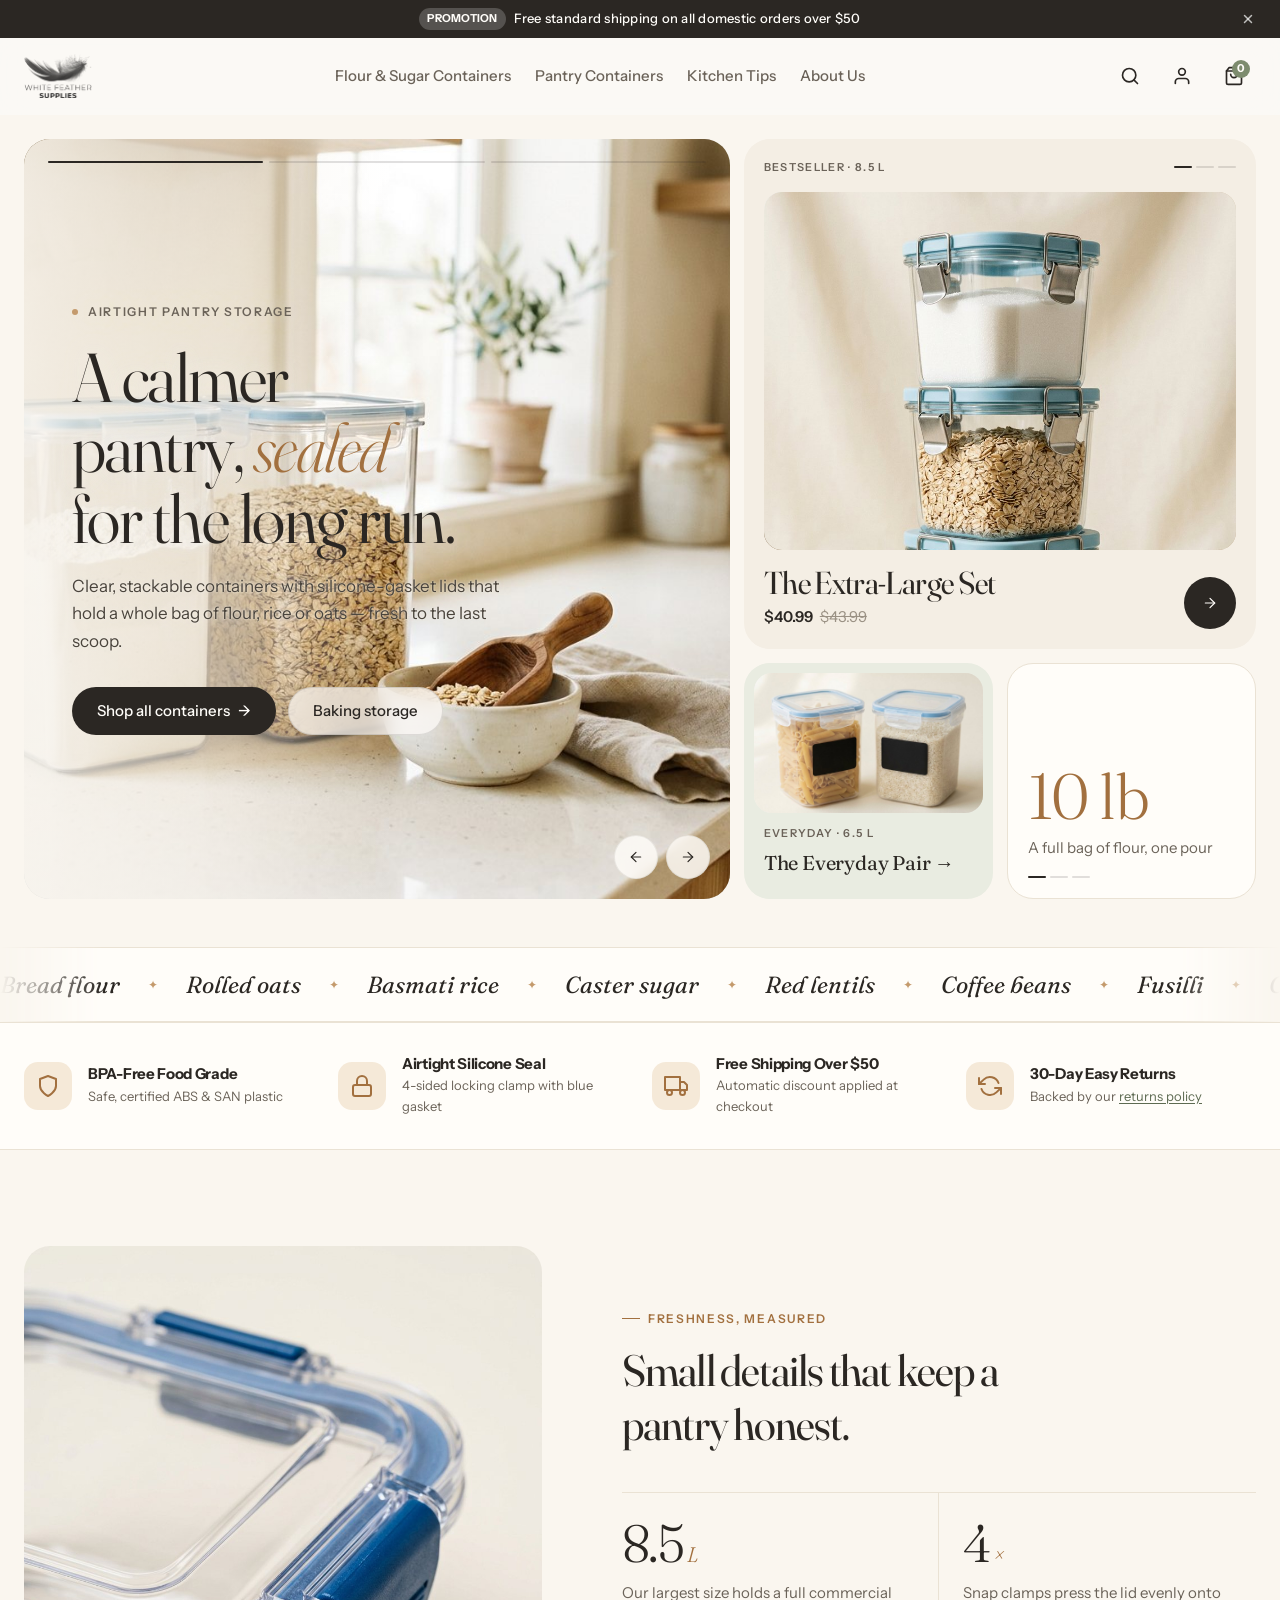
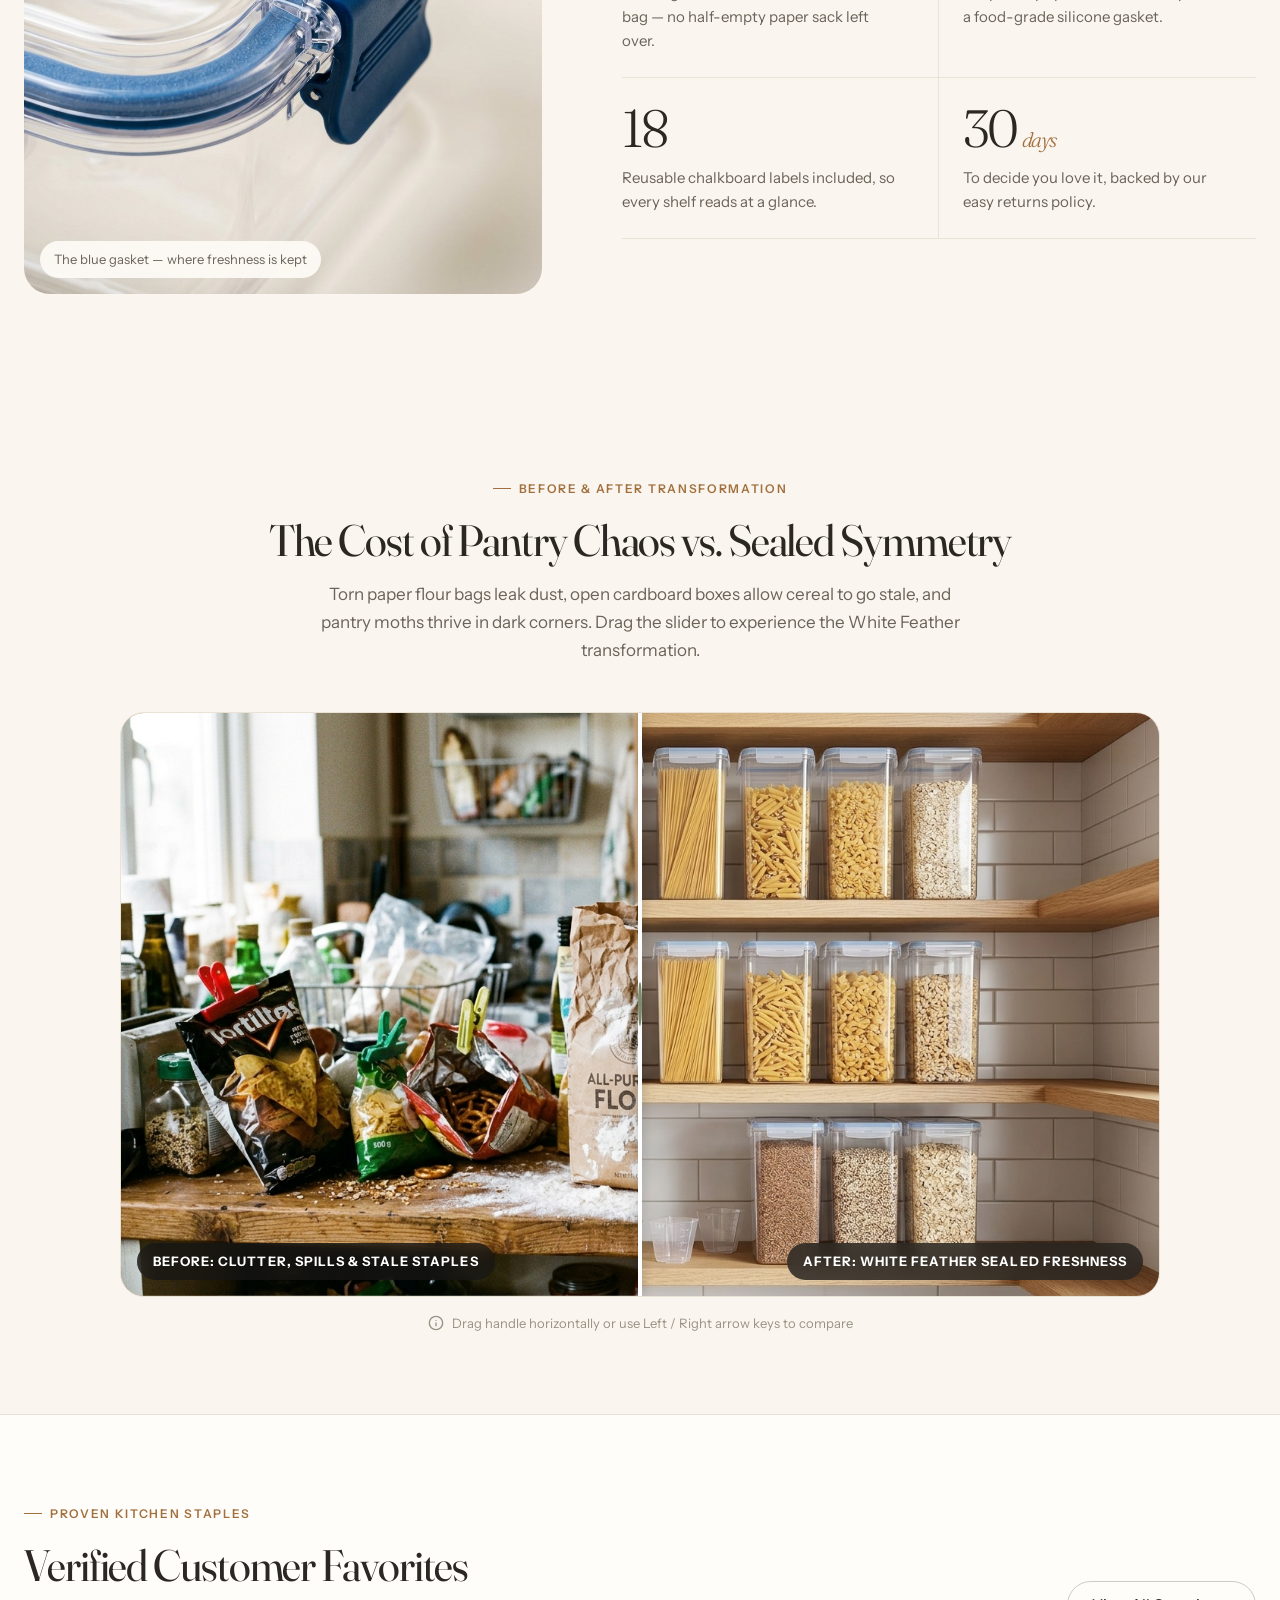
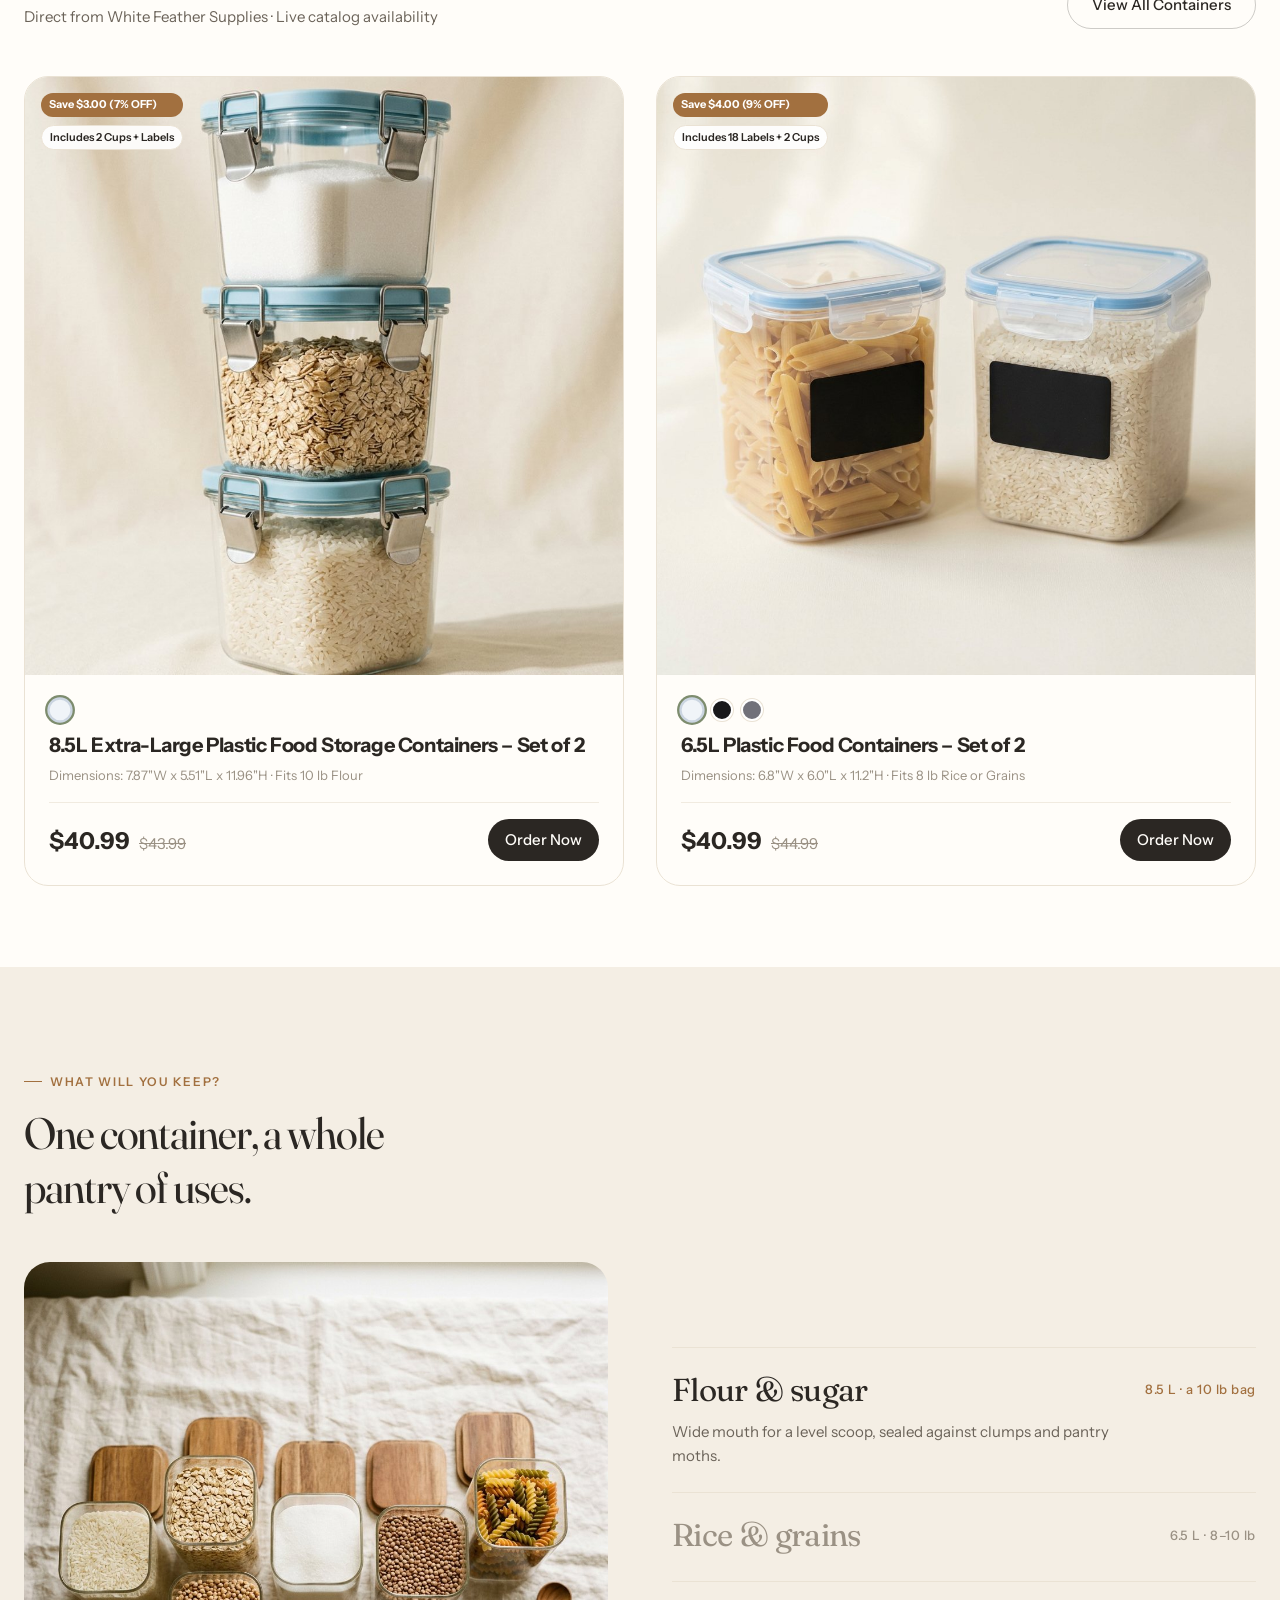
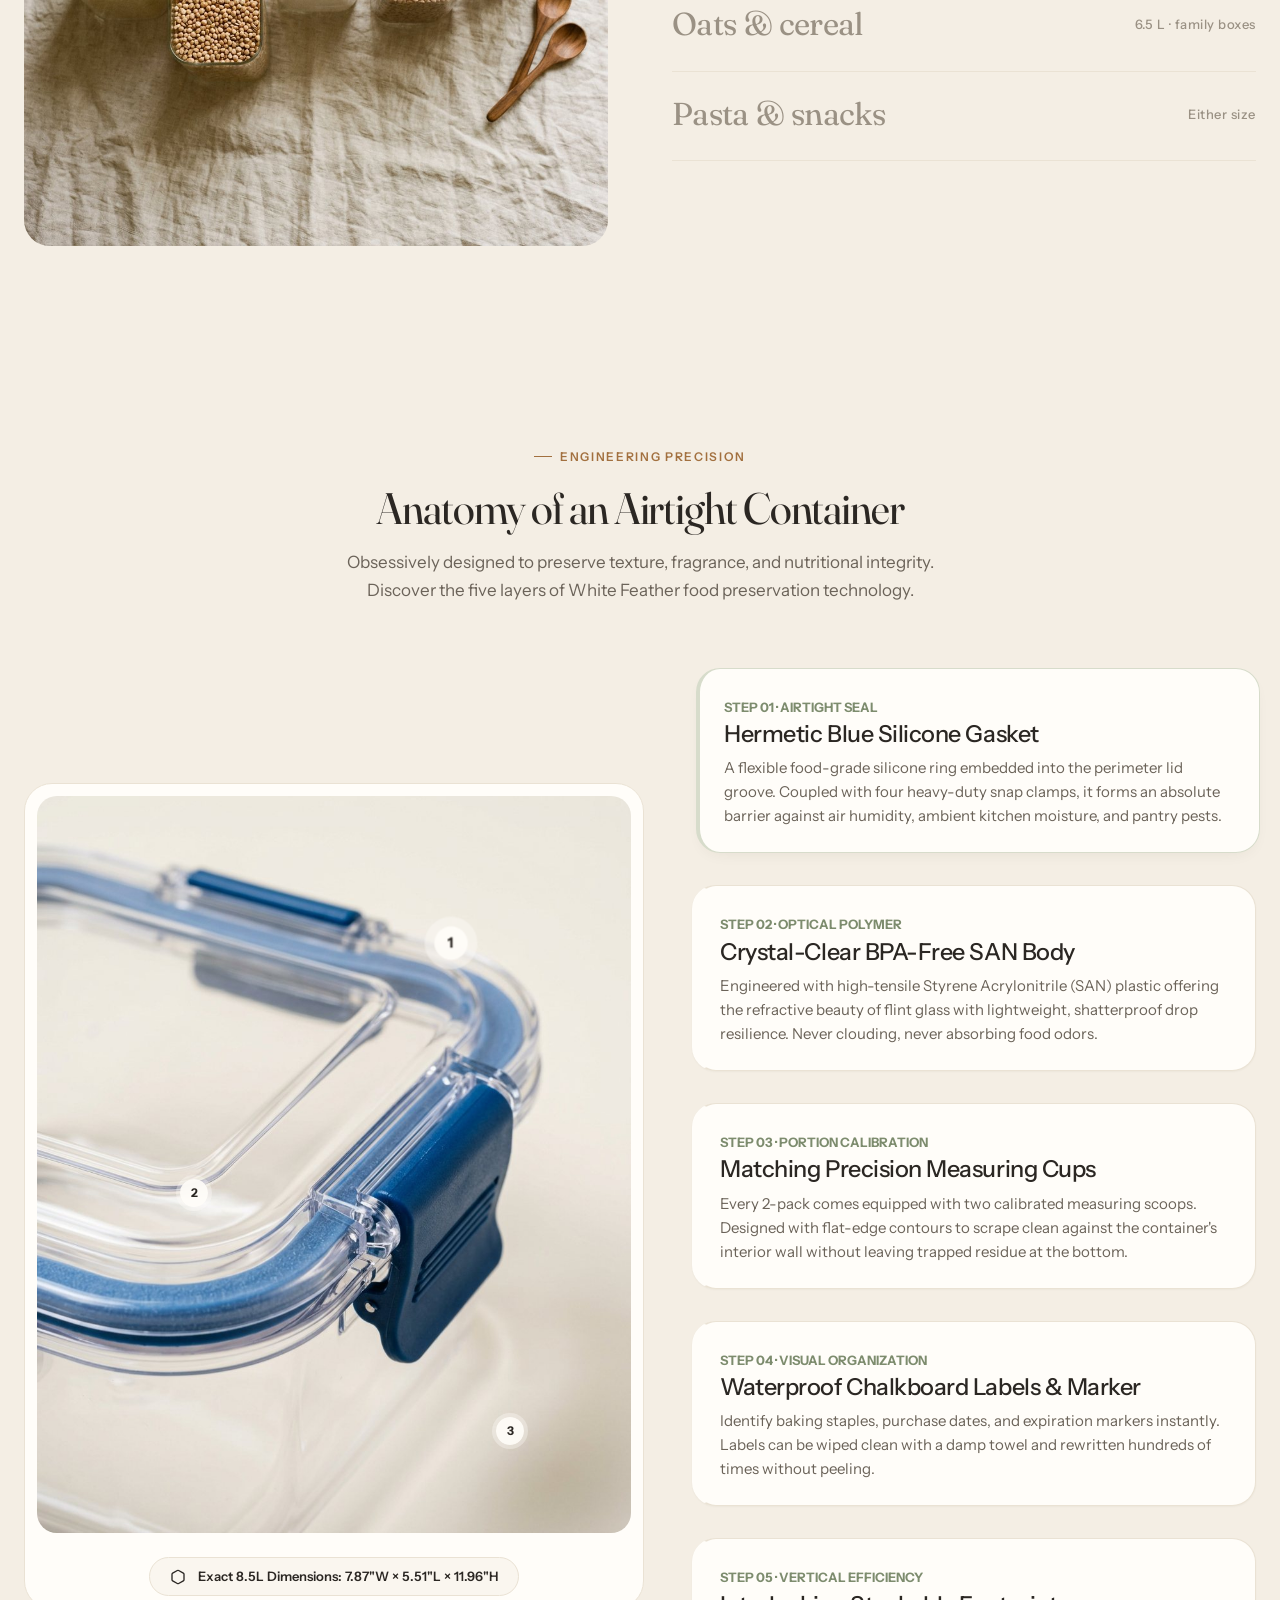
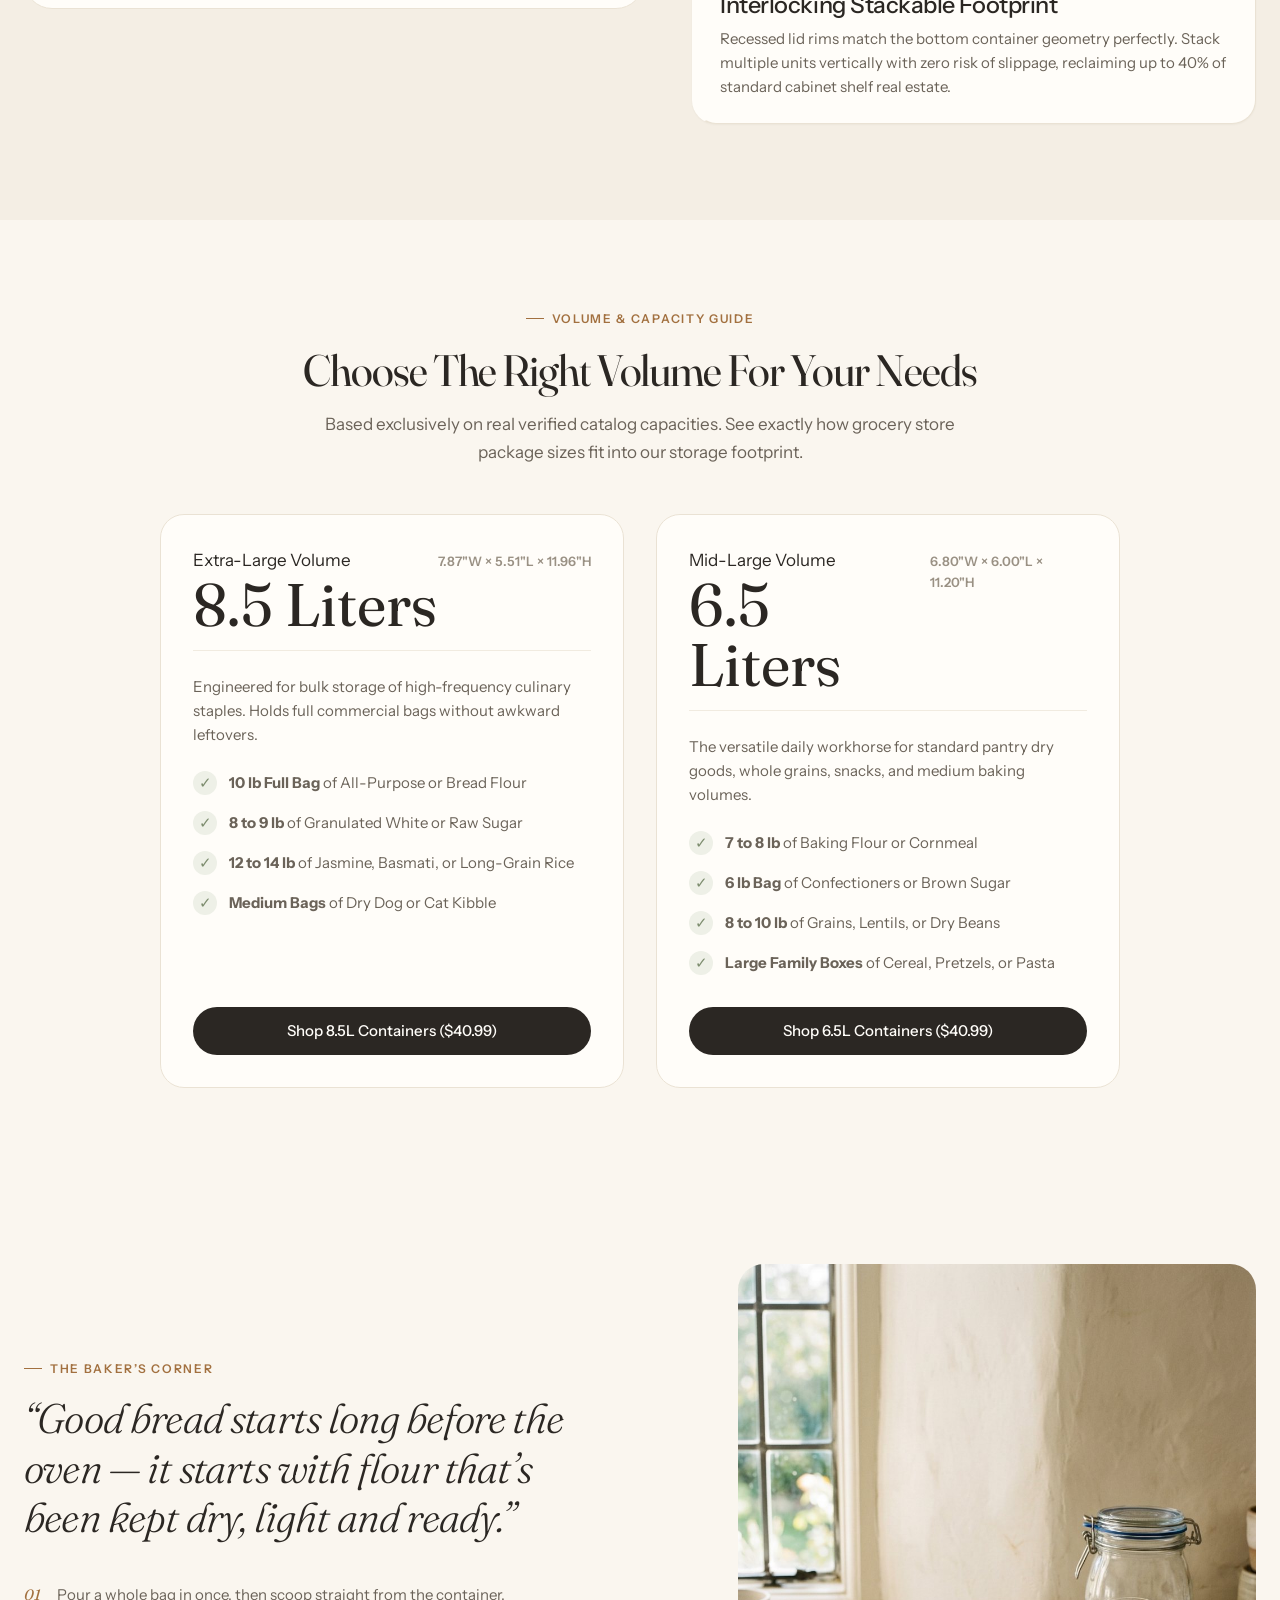
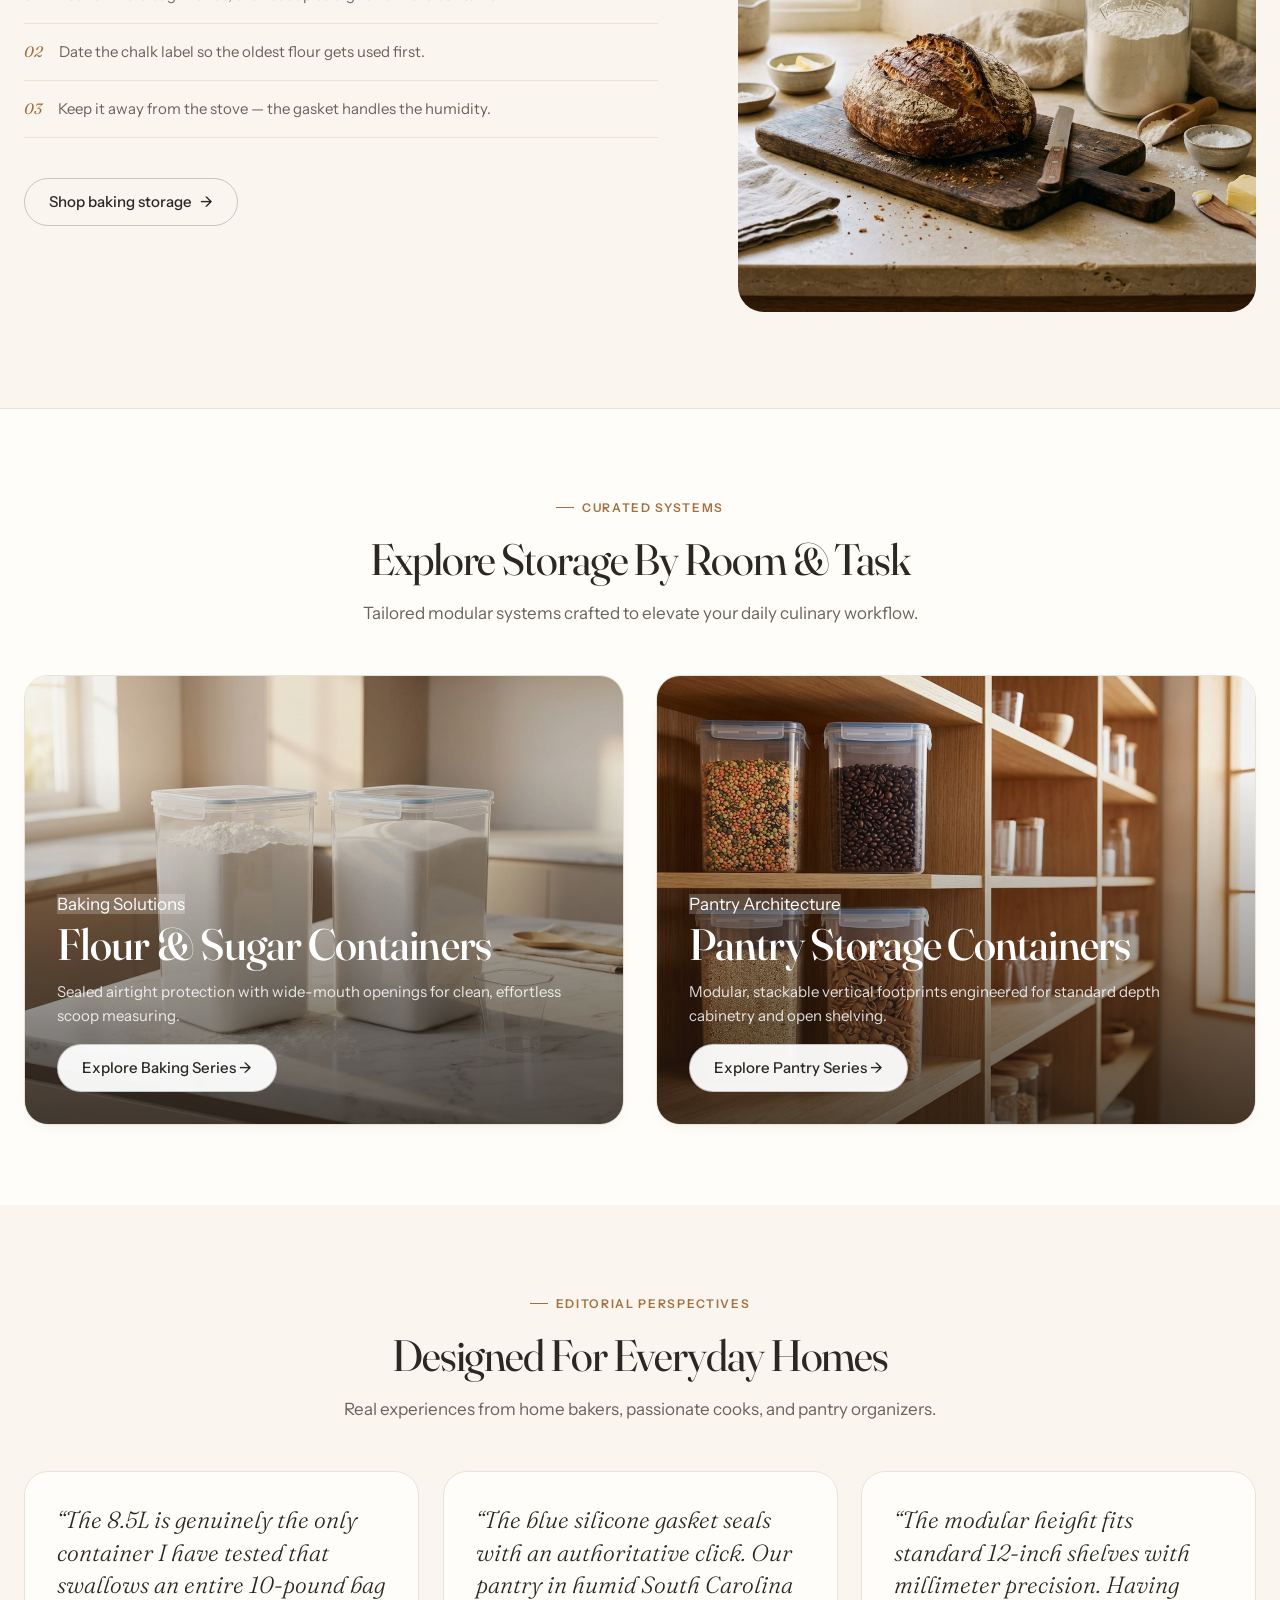
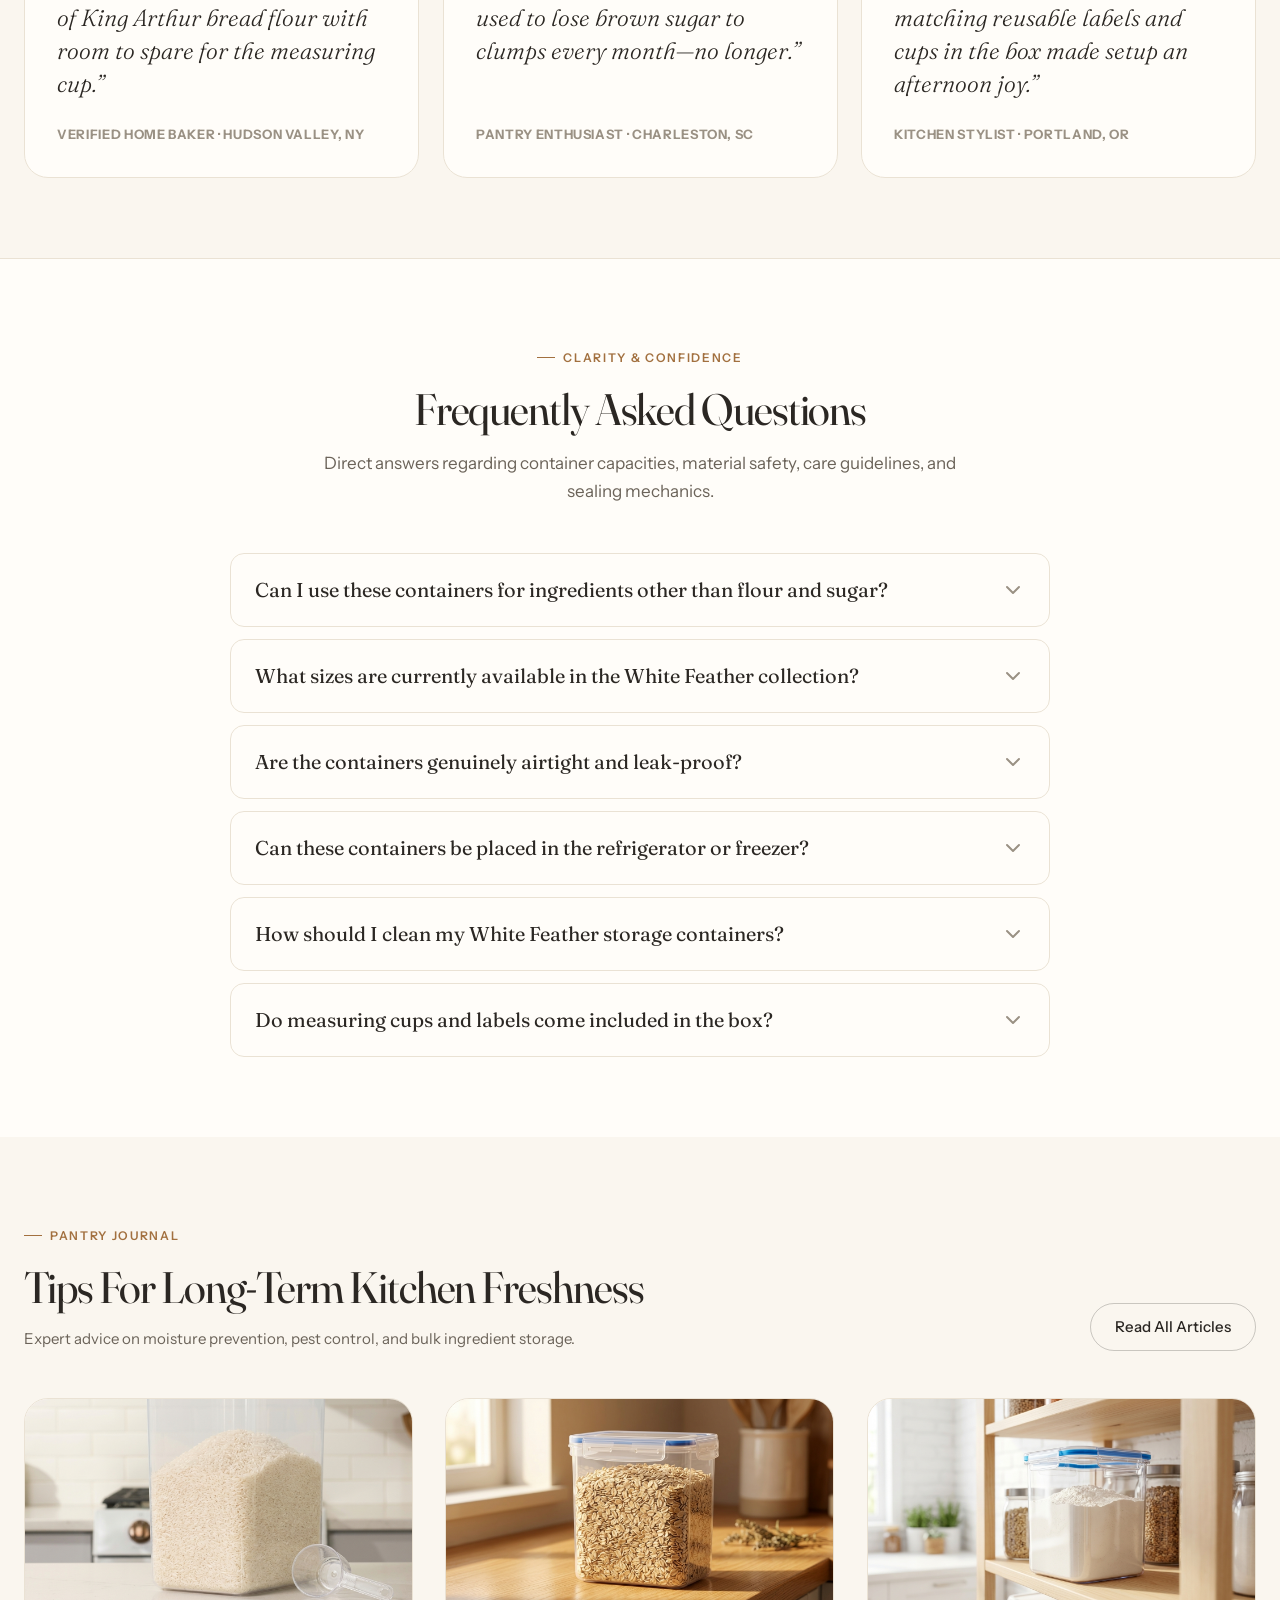
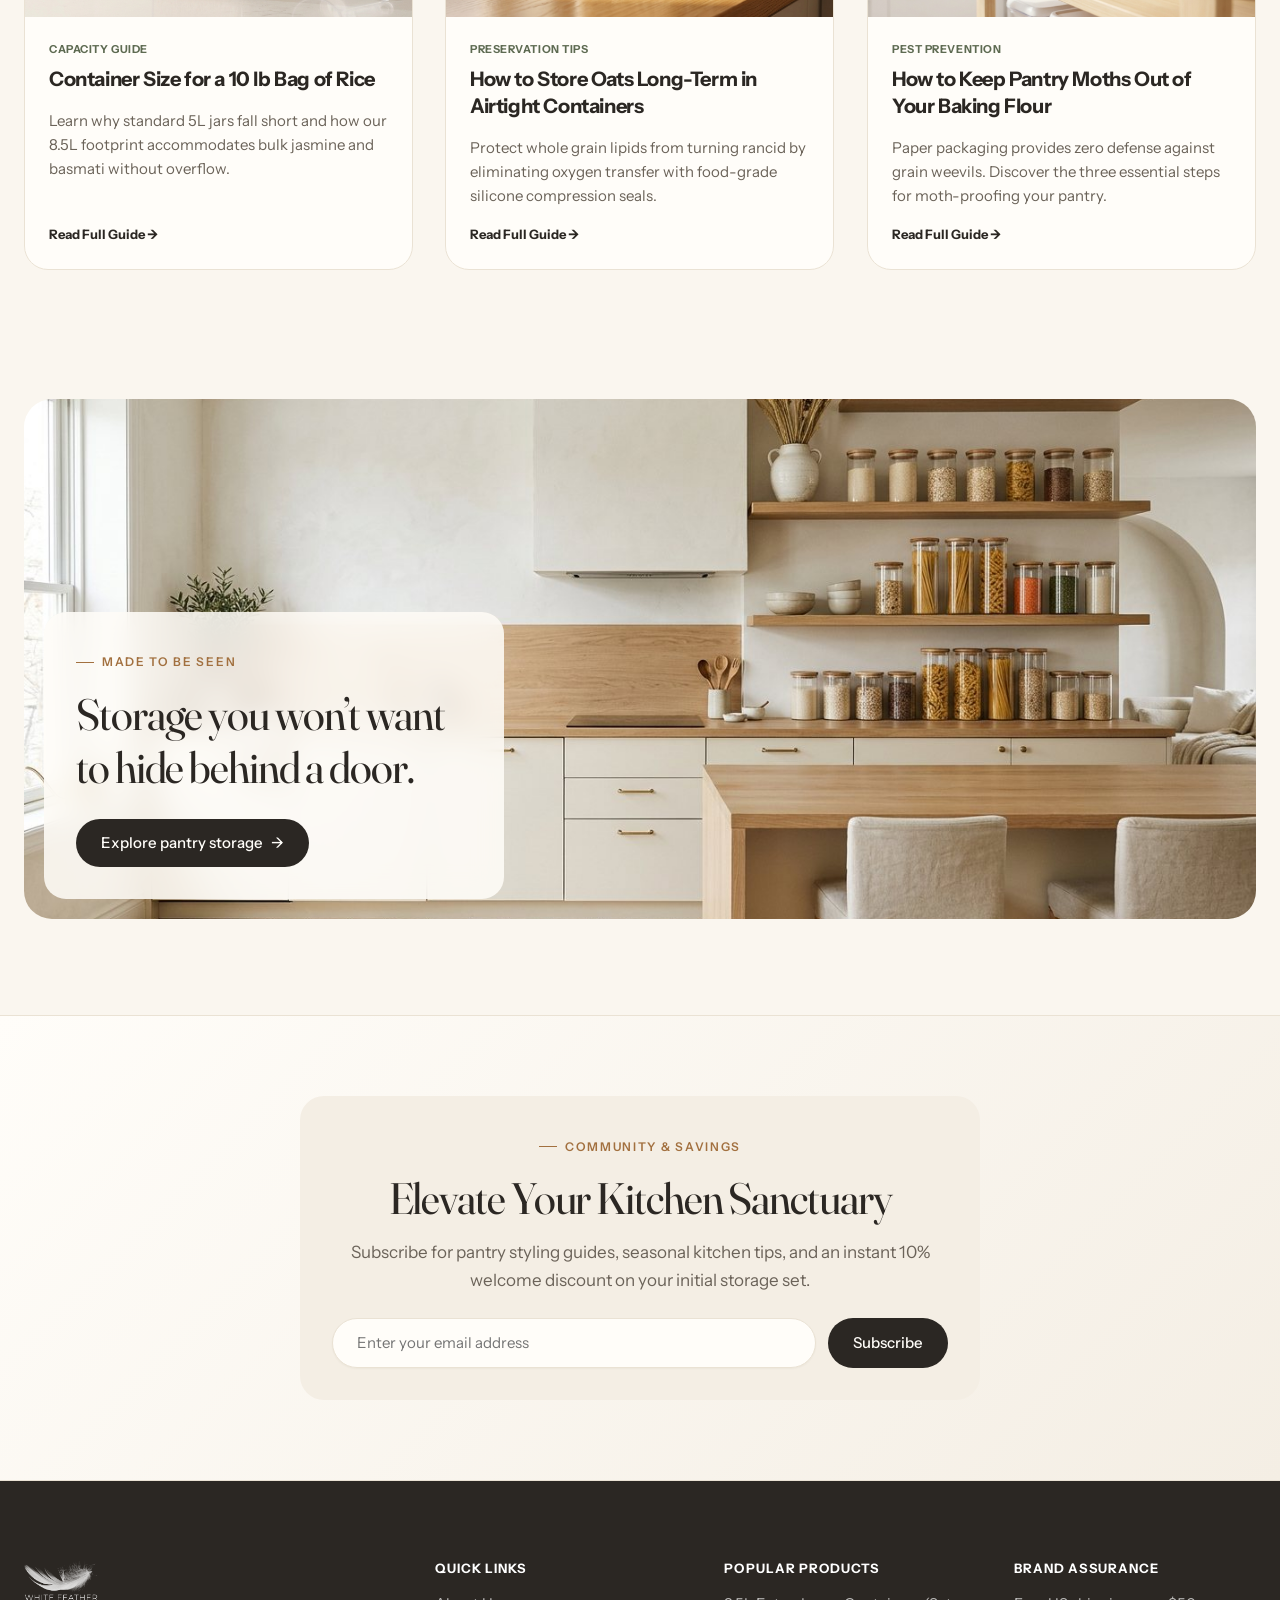
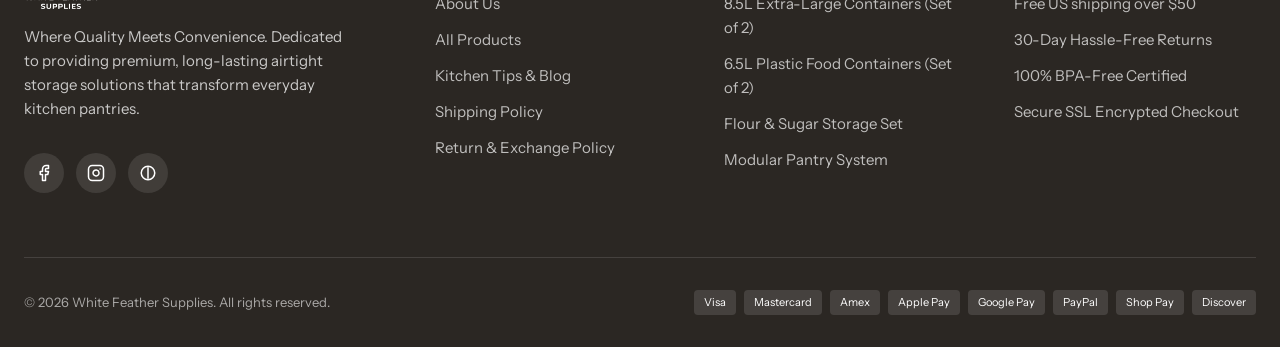
<file: home-v2/index.html>
<!DOCTYPE html>
<html lang="en">
<head>
  <meta charset="UTF-8">
  <meta name="viewport" content="width=device-width, initial-scale=1.0">
  <meta http-equiv="X-UA-Compatible" content="IE=edge">
  
  <title>White Feather Supplies | Premium Airtight Food & Pantry Storage Containers</title>
  <meta name="description" content="Elevate your kitchen pantry with White Feather Supplies. Premium BPA-free plastic food storage containers engineered with airtight silicone gaskets for lasting freshness.">
  
  <!-- Canonical & OpenGraph Meta -->
  <link rel="canonical" href="https://whitefeathersupplies.com/">
  <meta property="og:site_name" content="White Feather Supplies">
  <meta property="og:url" content="https://whitefeathersupplies.com/">
  <meta property="og:title" content="White Feather Supplies — Where Quality Meets Convenience">
  <meta property="og:description" content="Discover crystal-clear, stackable airtight food storage containers for flour, sugar, grains, and pantry organization.">
  <meta property="og:type" content="website">
  <meta property="og:image" content="assets/studio/hero_kitchen.jpg">
  <meta name="twitter:card" content="summary_large_image">
  
  <!-- Favicon -->
  <link rel="icon" type="image/png" sizes="32x32" href="assets/brand/favicon.png">
  <link rel="apple-touch-icon" href="assets/brand/favicon.png">
  
  <!-- Preconnect to Fonts -->
  <link rel="preconnect" href="https://fonts.googleapis.com">
  <link rel="preconnect" href="https://fonts.gstatic.com" crossorigin>
  
  <!-- Stylesheet -->
  <link href="https://fonts.googleapis.com/css2?family=Fraunces:ital,opsz,wght@0,9..144,300..600;1,9..144,300..500&family=Instrument+Sans:wght@400;500;600&display=swap" rel="stylesheet">
  <link rel="stylesheet" href="styles.css">
</head>
<body>

  <!-- Accessible Skip Link -->
  <a href="#main-content" class="skip-link">Skip to main content</a>

  <!-- ══════════════════════════════════════════════════════════════════
       SECTION 1: ANNOUNCEMENT BAR
       ══════════════════════════════════════════════════════════════════ -->
  <aside class="announcement-bar" id="announcementBar" aria-label="Special Offers">
    <div class="announcement-container">
      <span class="announcement-text">
        <span class="announcement-tag">PROMOTION</span>
        Free standard shipping on all domestic orders over $50
      </span>
      <button type="button" class="announcement-dismiss" id="announcementDismiss" aria-label="Dismiss announcement">
        <svg width="14" height="14" viewBox="0 0 24 24" fill="none" stroke="currentColor" stroke-width="2.5" stroke-linecap="round" stroke-linejoin="round">
          <line x1="18" y1="6" x2="6" y2="18"></line>
          <line x1="6" y1="6" x2="18" y2="18"></line>
        </svg>
      </button>
    </div>
  </aside>

  <!-- ══════════════════════════════════════════════════════════════════
       SECTION 2: STICKY HEADER WITH COMPACTING GLASSMORPHISM
       ══════════════════════════════════════════════════════════════════ -->
  <header class="site-header" id="siteHeader">
    <div class="container header-container">
      <!-- Brand Logo -->
      <div class="header-logo-wrap">
        <a href="/" aria-label="White Feather Supplies Homepage">
          <img src="assets/brand/white_feather_logo_dark.png" alt="White Feather Supplies Logo" class="header-logo" width="220" height="71" fetchpriority="high">
        </a>
      </div>

      <!-- Navigation Links -->
      <nav class="header-nav" aria-label="Primary Navigation">
        <a href="https://whitefeathersupplies.com/collections/flour-sugar-storage-containers" class="nav-link">Flour & Sugar Containers</a>
        <a href="https://whitefeathersupplies.com/collections/pantry-storage-containers" class="nav-link">Pantry Containers</a>
        <a href="https://whitefeathersupplies.com/blogs/kitchen-tips" class="nav-link">Kitchen Tips</a>
        <a href="https://whitefeathersupplies.com/pages/about-us" class="nav-link">About Us</a>
      </nav>

      <!-- Header Utilities -->
      <div class="header-actions">
        <a href="https://whitefeathersupplies.com/search" class="icon-btn" aria-label="Search Catalog">
          <svg width="20" height="20" viewBox="0 0 24 24" fill="none" stroke="currentColor" stroke-width="2" stroke-linecap="round" stroke-linejoin="round">
            <circle cx="11" cy="11" r="8"></circle>
            <line x1="21" y1="21" x2="16.65" y2="16.65"></line>
          </svg>
        </a>
        <a href="https://whitefeathersupplies.com/account/login" class="icon-btn" aria-label="Account Login">
          <svg width="20" height="20" viewBox="0 0 24 24" fill="none" stroke="currentColor" stroke-width="2" stroke-linecap="round" stroke-linejoin="round">
            <path d="M20 21v-2a4 4 0 0 0-4-4H8a4 4 0 0 0-4 4v2"></path>
            <circle cx="12" cy="7" r="4"></circle>
          </svg>
        </a>
        <a href="https://whitefeathersupplies.com/cart" class="icon-btn" aria-label="Shopping Cart">
          <svg width="20" height="20" viewBox="0 0 24 24" fill="none" stroke="currentColor" stroke-width="2" stroke-linecap="round" stroke-linejoin="round">
            <path d="M6 2L3 6v14a2 2 0 0 0 2 2h14a2 2 0 0 0 2-2V6l-3-4z"></path>
            <line x1="3" y1="6" x2="21" y2="6"></line>
            <path d="M16 10a4 4 0 0 1-8 0"></path>
          </svg>
          <span class="cart-count" id="headerCartCount" aria-label="0 items in cart">0</span>
        </a>
        <button type="button" class="icon-btn menu-toggle" id="menuToggle" aria-label="Toggle navigation menu" aria-expanded="false">
          <svg width="22" height="22" viewBox="0 0 24 24" fill="none" stroke="currentColor" stroke-width="2" stroke-linecap="round" stroke-linejoin="round">
            <line x1="3" y1="12" x2="21" y2="12"></line>
            <line x1="3" y1="6" x2="21" y2="6"></line>
            <line x1="3" y1="18" x2="21" y2="18"></line>
          </svg>
        </button>
      </div>
    </div>
  </header>

  <!-- Mobile Drawer Menu -->
  <div class="mobile-nav-drawer" id="mobileNavDrawer" aria-hidden="true">
    <div class="drawer-backdrop" id="drawerBackdrop"></div>
    <div class="drawer-panel">
      <div class="drawer-header">
        <img src="assets/brand/white_feather_logo_dark.png" alt="White Feather" width="160" height="52">
        <button type="button" class="icon-btn" id="drawerClose" aria-label="Close navigation menu">
          <svg width="20" height="20" viewBox="0 0 24 24" fill="none" stroke="currentColor" stroke-width="2" stroke-linecap="round" stroke-linejoin="round">
            <line x1="18" y1="6" x2="6" y2="18"></line>
            <line x1="6" y1="6" x2="18" y2="18"></line>
          </svg>
        </button>
      </div>
      <ul class="mobile-nav-list">
        <li><a href="https://whitefeathersupplies.com/collections/flour-sugar-storage-containers" class="mobile-nav-link">Flour & Sugar Containers</a></li>
        <li><a href="https://whitefeathersupplies.com/collections/pantry-storage-containers" class="mobile-nav-link">Pantry Containers</a></li>
        <li><a href="https://whitefeathersupplies.com/collections/all" class="mobile-nav-link">All Products</a></li>
        <li><a href="https://whitefeathersupplies.com/blogs/kitchen-tips" class="mobile-nav-link">Kitchen Tips</a></li>
        <li><a href="https://whitefeathersupplies.com/pages/about-us" class="mobile-nav-link">About Us</a></li>
        <li><a href="https://whitefeathersupplies.com/pages/shipping-policy" class="mobile-nav-link">Shipping Policy</a></li>
        <li><a href="https://whitefeathersupplies.com/pages/return-exchange-policy" class="mobile-nav-link">Returns & Exchanges</a></li>
      </ul>
      <div style="margin-top: auto; padding-top: var(--space-6); border-top: 1px solid var(--color-border);">
        <p style="font-size: var(--font-size-xs); color: var(--color-text-secondary); margin-bottom: var(--space-3);">Free shipping on orders over $50</p>
        <a href="https://whitefeathersupplies.com/collections/all" class="btn btn-primary" style="width: 100%;">Shop Full Catalog</a>
      </div>
    </div>
  </div>

  <main id="main-content">

    <!-- ══════════════════════════════════════════════════════════════════
         SECTION 3: HERO — BENTO CARDS WITH IN-CARD SLIDERS
         ══════════════════════════════════════════════════════════════════ -->
    <section class="hero-section" aria-label="Featured Storage Solutions">
      <div class="container">
        <div class="hero-bento">

          <!-- Main card: full-bleed lifestyle slider -->
          <article class="bento-card bento-main" data-card-slider data-interval="4200" aria-roledescription="carousel" aria-label="Kitchen stories">
            <div class="cs-viewport">
              <figure class="cs-slide is-active"><img src="assets/studio/hero_kitchen.jpg" alt="Clear airtight containers of flour and oats on a cream kitchen counter in morning light" width="1200" height="900" fetchpriority="high"></figure>
              <figure class="cs-slide"><img src="assets/studio/hero_pantry.jpg" alt="Cream pantry shelves lined with matching clear containers of pasta, rice and lentils" width="1200" height="900" loading="lazy"></figure>
              <figure class="cs-slide"><img src="assets/studio/hero_baking.jpg" alt="Hands scooping flour from a clear container with a measuring cup" width="1200" height="900" loading="lazy"></figure>
            </div>
            <div class="cs-progress" aria-hidden="true"><span></span><span></span><span></span></div>
            <div class="bento-main-copy">
              <span class="hero-eyebrow"><span class="hero-eyebrow-dot"></span>Airtight pantry storage</span>
              <h1 class="hero-headline">A calmer pantry, <em>sealed</em> for the long run.</h1>
              <p class="hero-intro-text">Clear, stackable containers with silicone-gasket lids that hold a whole bag of flour, rice or oats &mdash; fresh to the last scoop.</p>
              <div class="hero-cta-group">
                <a href="https://whitefeathersupplies.com/collections/all" class="btn btn-primary">Shop all containers <span class="btn-arrow" aria-hidden="true">&rarr;</span></a>
                <a href="https://whitefeathersupplies.com/collections/flour-sugar-storage-containers" class="btn btn-glass">Baking storage</a>
              </div>
            </div>
            <div class="cs-controls">
              <button type="button" class="cs-btn" data-cs-prev aria-label="Previous slide"><svg width="16" height="16" viewBox="0 0 24 24" fill="none" stroke="currentColor" stroke-width="1.8" stroke-linecap="round" stroke-linejoin="round"><line x1="19" y1="12" x2="5" y2="12"></line><polyline points="12 19 5 12 12 5"></polyline></svg></button>
              <button type="button" class="cs-btn" data-cs-next aria-label="Next slide"><svg width="16" height="16" viewBox="0 0 24 24" fill="none" stroke="currentColor" stroke-width="1.8" stroke-linecap="round" stroke-linejoin="round"><line x1="5" y1="12" x2="19" y2="12"></line><polyline points="12 5 19 12 12 19"></polyline></svg></button>
            </div>
          </article>

          <!-- Product card: 8.5L with product slider -->
          <article class="bento-card bento-product" data-card-slider data-interval="3000" aria-roledescription="carousel" aria-label="8.5L container set">
            <div class="bento-product-head">
              <span class="bento-tag">Bestseller &middot; 8.5 L</span>
              <div class="cs-dots" aria-hidden="true"><span></span><span></span><span></span></div>
            </div>
            <div class="cs-viewport cs-viewport--product">
              <figure class="cs-slide is-active"><img src="assets/studio/stack_studio.jpg" alt="Three clear airtight containers stacked on a cream backdrop" width="928" height="1152" loading="lazy"></figure>
              <figure class="cs-slide"><img src="assets/studio/m85_lifestyle.jpg" alt="Flour and oat containers on a cream kitchen counter" width="896" height="896" loading="lazy"></figure>
              <figure class="cs-slide"><img src="assets/studio/chalk_label.jpg" alt="Writing on a chalkboard label on a flour container" width="928" height="1152" loading="lazy"></figure>
            </div>
            <div class="bento-product-foot">
              <div>
                <h2 class="bento-product-title">The Extra-Large Set</h2>
                <p class="bento-product-price"><span>$40.99</span> <s>$43.99</s></p>
              </div>
              <a href="https://whitefeathersupplies.com/products/extra-large-8-5l-plastic-food-storage-containers-set-of-2" class="bento-round-btn" aria-label="Shop the 8.5L set"><svg width="16" height="16" viewBox="0 0 24 24" fill="none" stroke="currentColor" stroke-width="1.8" stroke-linecap="round" stroke-linejoin="round"><line x1="5" y1="12" x2="19" y2="12"></line><polyline points="12 5 19 12 12 19"></polyline></svg></a>
            </div>
          </article>

          <!-- Small card: 6.5L with quick slider -->
          <article class="bento-card bento-mini bento-mini--sage" data-card-slider data-interval="2600" aria-label="6.5L container set">
            <div class="cs-viewport cs-viewport--mini">
              <figure class="cs-slide is-active"><img src="assets/studio/m65_clear.jpg" alt="6.5L containers with clear lids holding pasta and rice" width="1024" height="1024" loading="lazy"></figure>
              <figure class="cs-slide"><img src="assets/studio/m65_grey.jpg" alt="6.5L containers with grey lids holding quinoa and oats" width="1024" height="1024" loading="lazy"></figure>
              <figure class="cs-slide"><img src="assets/studio/m65_black.jpg" alt="6.5L containers with black lids holding coffee beans and lentils" width="1024" height="1024" loading="lazy"></figure>
            </div>
            <div class="bento-mini-copy">
              <span class="bento-tag">Everyday &middot; 6.5 L</span>
              <a href="https://whitefeathersupplies.com/products/6-5l-plastic-food-container-set-of-2" class="bento-mini-link">The Everyday Pair <span aria-hidden="true">&rarr;</span></a>
            </div>
          </article>

          <!-- Small card: stat ticker -->
          <article class="bento-card bento-mini bento-mini--cream" data-card-slider data-interval="2400" aria-label="Why it works">
            <div class="cs-viewport cs-viewport--text">
              <div class="cs-slide is-active"><strong class="bento-stat">10 lb</strong><span class="bento-stat-label">A full bag of flour, one pour</span></div>
              <div class="cs-slide"><strong class="bento-stat">4</strong><span class="bento-stat-label">Locking clamps on every lid</span></div>
              <div class="cs-slide"><strong class="bento-stat">0</strong><span class="bento-stat-label">BPA &mdash; food-grade plastic only</span></div>
            </div>
            <div class="cs-dots cs-dots--bottom" aria-hidden="true"><span></span><span></span><span></span></div>
          </article>

        </div>
      </div>
    </section>

    <!-- Ingredient marquee -->
    <div class="marquee" aria-hidden="true">
      <div class="marquee-track">
        <span>Bread flour</span><i>&#10022;</i>
        <span>Rolled oats</span><i>&#10022;</i>
        <span>Basmati rice</span><i>&#10022;</i>
        <span>Caster sugar</span><i>&#10022;</i>
        <span>Red lentils</span><i>&#10022;</i>
        <span>Coffee beans</span><i>&#10022;</i>
        <span>Fusilli</span><i>&#10022;</i>
        <span>Chickpeas</span><i>&#10022;</i>
        <span>Bread flour</span><i>&#10022;</i>
        <span>Rolled oats</span><i>&#10022;</i>
        <span>Basmati rice</span><i>&#10022;</i>
        <span>Caster sugar</span><i>&#10022;</i>
        <span>Red lentils</span><i>&#10022;</i>
        <span>Coffee beans</span><i>&#10022;</i>
        <span>Fusilli</span><i>&#10022;</i>
        <span>Chickpeas</span><i>&#10022;</i>
      </div>
    </div>

    <!-- ══════════════════════════════════════════════════════════════════
         SECTION 4: TRUST STRIP
         ══════════════════════════════════════════════════════════════════ -->
    <section class="trust-strip" aria-label="Brand Guarantees">
      <div class="container">
        <div class="trust-grid">
          
          <div class="trust-item reveal-on-scroll">
            <div class="trust-icon-box">
              <svg width="24" height="24" viewBox="0 0 24 24" fill="none" stroke="currentColor" stroke-width="2" stroke-linecap="round" stroke-linejoin="round">
                <path d="M12 22s8-4 8-10V5l-8-3-8 3v7c0 6 8 10 8 10z"></path>
              </svg>
            </div>
            <div>
              <h3 class="trust-title">BPA-Free Food Grade</h3>
              <p class="trust-desc">Safe, certified ABS & SAN plastic</p>
            </div>
          </div>

          <div class="trust-item reveal-on-scroll">
            <div class="trust-icon-box">
              <svg width="24" height="24" viewBox="0 0 24 24" fill="none" stroke="currentColor" stroke-width="2" stroke-linecap="round" stroke-linejoin="round">
                <rect x="3" y="11" width="18" height="11" rx="2" ry="2"></rect>
                <path d="M7 11V7a5 5 0 0 1 10 0v4"></path>
              </svg>
            </div>
            <div>
              <h3 class="trust-title">Airtight Silicone Seal</h3>
              <p class="trust-desc">4-sided locking clamp with blue gasket</p>
            </div>
          </div>

          <div class="trust-item reveal-on-scroll">
            <div class="trust-icon-box">
              <svg width="24" height="24" viewBox="0 0 24 24" fill="none" stroke="currentColor" stroke-width="2" stroke-linecap="round" stroke-linejoin="round">
                <rect x="1" y="3" width="15" height="13"></rect>
                <polygon points="16 8 20 8 23 11 23 16 16 16 16 8"></polygon>
                <circle cx="5.5" cy="18.5" r="2.5"></circle>
                <circle cx="18.5" cy="18.5" r="2.5"></circle>
              </svg>
            </div>
            <div>
              <h3 class="trust-title">Free Shipping Over $50</h3>
              <p class="trust-desc">Automatic discount applied at checkout</p>
            </div>
          </div>

          <div class="trust-item reveal-on-scroll">
            <div class="trust-icon-box">
              <svg width="24" height="24" viewBox="0 0 24 24" fill="none" stroke="currentColor" stroke-width="2" stroke-linecap="round" stroke-linejoin="round">
                <polyline points="1 4 1 10 7 10"></polyline>
                <polyline points="23 20 23 14 17 14"></polyline>
                <path d="M20.49 9A9 9 0 0 0 5.64 5.64L1 10m22 4l-4.64 4.36A9 9 0 0 1 3.51 15"></path>
              </svg>
            </div>
            <div>
              <h3 class="trust-title">30-Day Easy Returns</h3>
              <p class="trust-desc">Backed by our <a href="https://whitefeathersupplies.com/pages/return-exchange-policy" class="trust-link">returns policy</a></p>
            </div>
          </div>

        </div>
      </div>
    </section>

    <!-- ══════════════════════════════════════════════════════════════════
         NEW: FRESHNESS BY THE NUMBERS
         ══════════════════════════════════════════════════════════════════ -->
    <section class="numbers-section" aria-label="Freshness by the numbers">
      <div class="container numbers-grid">
        <div class="numbers-media reveal-on-scroll">
          <img src="assets/studio/seal_macro.jpg" alt="Close-up of a locking clamp and silicone gasket on a clear lid" width="800" height="1000" loading="lazy">
          <span class="numbers-media-note">The blue gasket &mdash; where freshness is kept</span>
        </div>
        <div class="numbers-copy">
          <span class="section-label reveal-on-scroll">Freshness, measured</span>
          <h2 class="section-title reveal-on-scroll">Small details that keep a pantry honest.</h2>
          <div class="numbers-list">
            <div class="number-item reveal-on-scroll"><strong>8.5<small>L</small></strong><p>Our largest size holds a full commercial bag &mdash; no half-empty paper sack left over.</p></div>
            <div class="number-item reveal-on-scroll"><strong>4<small>&times;</small></strong><p>Snap clamps press the lid evenly onto a food-grade silicone gasket.</p></div>
            <div class="number-item reveal-on-scroll"><strong>18</strong><p>Reusable chalkboard labels included, so every shelf reads at a glance.</p></div>
            <div class="number-item reveal-on-scroll"><strong>30<small>days</small></strong><p>To decide you love it, backed by our easy returns policy.</p></div>
          </div>
        </div>
      </div>
    </section>

    <!-- ══════════════════════════════════════════════════════════════════
         SECTIONS 5 & 6: THE PROBLEM & THE SOLUTION (Interactive Comparison)
         ══════════════════════════════════════════════════════════════════ -->
    <section class="problem-solution-section" aria-label="Pantry Transformation Comparison">
      <div class="container">
        <div class="comparison-header reveal-on-scroll">
          <span class="section-label">Before & After Transformation</span>
          <h2 class="section-title">The Cost of Pantry Chaos vs. Sealed Symmetry</h2>
          <p class="section-subtitle">Torn paper flour bags leak dust, open cardboard boxes allow cereal to go stale, and pantry moths thrive in dark corners. Drag the slider to experience the White Feather transformation.</p>
        </div>

        <div class="comparison-container" id="comparisonContainer">
          <!-- After Image (Clean organized pantry) -->
          <div class="comparison-image-after">
            <img src="assets/generated/pantry_after.jpg" alt="Organized kitchen pantry with airtight modular clear storage containers" width="1040" height="585" loading="lazy">
            <span class="comparison-label label-after">After: White Feather Sealed Freshness</span>
          </div>

          <!-- Before Image (Messy cluttered pantry with torn bags) -->
          <div class="comparison-image-before" id="comparisonBefore">
            <img src="assets/generated/pantry_before.jpg" alt="Messy kitchen shelf with spilled flour bags, bent cardboard boxes, and chip clips" width="1040" height="585" loading="lazy">
            <span class="comparison-label label-before">Before: Clutter, Spills & Stale Staples</span>
          </div>

          <!-- Draggable Divider Handle -->
          <div class="comparison-handle" id="comparisonHandle" role="slider" aria-valuenow="50" aria-valuemin="0" aria-valuemax="100" aria-label="Comparison slider handle" tabindex="0">
            <div class="comparison-knob">
              <svg width="18" height="18" viewBox="0 0 24 24" fill="none" stroke="currentColor" stroke-width="2.5" stroke-linecap="round" stroke-linejoin="round">
                <polyline points="8 18 2 12 8 6"></polyline>
                <polyline points="16 6 22 12 16 18"></polyline>
              </svg>
            </div>
          </div>
        </div>

        <p class="comparison-hint">
          <svg width="16" height="16" viewBox="0 0 24 24" fill="none" stroke="currentColor" stroke-width="2" stroke-linecap="round" stroke-linejoin="round">
            <circle cx="12" cy="12" r="10"></circle>
            <line x1="12" y1="16" x2="12" y2="12"></line>
            <line x1="12" y1="8" x2="12.01" y2="8"></line>
          </svg>
          Drag handle horizontally or use Left / Right arrow keys to compare
        </p>
      </div>
    </section>

    <!-- ══════════════════════════════════════════════════════════════════
         SECTION 7: BEST SELLERS (Live Purchasable Products Only)
         ══════════════════════════════════════════════════════════════════ -->
    <section class="bestsellers-section" aria-label="Bestselling Containers">
      <div class="container">
        <div class="bestsellers-header reveal-on-scroll">
          <div>
            <span class="section-label">Proven Kitchen Staples</span>
            <h2 class="section-title">Verified Customer Favorites</h2>
            <p style="font-size: var(--font-size-sm); color: var(--color-text-secondary);">Direct from White Feather Supplies · Live catalog availability</p>
          </div>
          <a href="https://whitefeathersupplies.com/collections/all" class="btn btn-secondary">View All Containers</a>
        </div>

        <div class="products-grid">

          <!-- Product Card 1: 8.5L Extra-Large Set of 2 -->
          <article class="product-card reveal-on-scroll">
            <div class="product-media-wrap">
              <div class="product-badge-group">
                <span class="product-badge-save">Save $3.00 (7% OFF)</span>
                <span class="product-badge-feature">Includes 2 Cups + Labels</span>
              </div>
              <img src="assets/studio/m85_stack_square.jpg" alt="8.5L Extra-Large Plastic Food Storage Containers Set of 2" class="product-img-primary" width="600" height="600" loading="lazy">
              <img src="assets/studio/m85_lifestyle.jpg" alt="8.5L Extra-Large Containers with measuring cups and labels accessories" class="product-img-secondary" width="600" height="600" loading="lazy">
              <button type="button" class="quick-view-trigger" data-quick-view="8.5L">Quick View</button>
            </div>
            <div class="product-body">
              <div class="swatch-group" aria-label="Available lid color finishes">
                <button type="button" class="swatch-btn is-selected" data-color="clear" data-target-img="assets/studio/m85_stack_square.jpg" aria-label="Clear Lid"></button>
              </div>
              <h3 class="product-card-title">
                <a href="https://whitefeathersupplies.com/products/extra-large-8-5l-plastic-food-storage-containers-set-of-2">8.5L Extra-Large Plastic Food Storage Containers – Set of 2</a>
              </h3>
              <p class="product-card-specs">Dimensions: 7.87"W x 5.51"L x 11.96"H · Fits 10 lb Flour</p>
              <div class="product-card-footer">
                <div>
                  <span style="font-size: var(--font-size-lg); font-weight: 700; color: var(--color-text-primary);">$40.99</span>
                  <span style="font-size: var(--font-size-sm); color: var(--color-text-tertiary); text-decoration: line-through; margin-left: 6px;">$43.99</span>
                </div>
                <a href="https://whitefeathersupplies.com/products/extra-large-8-5l-plastic-food-storage-containers-set-of-2" class="btn btn-primary" style="min-height: 40px; padding: var(--space-2) var(--space-4);">Order Now</a>
              </div>
            </div>
          </article>

          <!-- Product Card 2: 6.5L Set of 2 -->
          <article class="product-card reveal-on-scroll">
            <div class="product-media-wrap">
              <div class="product-badge-group">
                <span class="product-badge-save">Save $4.00 (9% OFF)</span>
                <span class="product-badge-feature">Includes 18 Labels + 2 Cups</span>
              </div>
              <img src="assets/studio/m65_clear.jpg" alt="6.5L Plastic Food Storage Containers Set of 2 with Clear Lids" class="product-img-primary" width="600" height="600" loading="lazy">
              <img src="assets/studio/chalk_label.jpg" alt="Labelling a container with a chalk marker" class="product-img-secondary" width="600" height="600" loading="lazy">
              <button type="button" class="quick-view-trigger" data-quick-view="6.5L">Quick View</button>
            </div>
            <div class="product-body">
              <div class="swatch-group" aria-label="Available lid color finishes">
                <button type="button" class="swatch-btn is-selected" data-color="clear" data-target-img="assets/studio/m65_clear.jpg" aria-label="Clear Lid"></button>
                <button type="button" class="swatch-btn" data-color="black" data-target-img="assets/studio/m65_black.jpg" aria-label="Black Lid"></button>
                <button type="button" class="swatch-btn" data-color="grey" data-target-img="assets/studio/m65_grey.jpg" aria-label="Grey Lid"></button>
              </div>
              <h3 class="product-card-title">
                <a href="https://whitefeathersupplies.com/products/6-5l-plastic-food-container-set-of-2">6.5L Plastic Food Containers – Set of 2</a>
              </h3>
              <p class="product-card-specs">Dimensions: 6.8"W x 6.0"L x 11.2"H · Fits 8 lb Rice or Grains</p>
              <div class="product-card-footer">
                <div>
                  <span style="font-size: var(--font-size-lg); font-weight: 700; color: var(--color-text-primary);">$40.99</span>
                  <span style="font-size: var(--font-size-sm); color: var(--color-text-tertiary); text-decoration: line-through; margin-left: 6px;">$44.99</span>
                </div>
                <a href="https://whitefeathersupplies.com/products/6-5l-plastic-food-container-set-of-2" class="btn btn-primary" style="min-height: 40px; padding: var(--space-2) var(--space-4);">Order Now</a>
              </div>
            </div>
          </article>

        </div>
      </div>
    </section>

    <!-- ══════════════════════════════════════════════════════════════════
         NEW: WHAT WILL YOU KEEP? (Ingredient switcher)
         ══════════════════════════════════════════════════════════════════ -->
    <section class="keep-section" aria-label="What fits inside">
      <div class="container">
        <div class="keep-head reveal-on-scroll">
          <span class="section-label">What will you keep?</span>
          <h2 class="section-title">One container, a whole pantry of uses.</h2>
        </div>
        <div class="keep-grid">
          <div class="keep-media reveal-on-scroll">
            <img src="assets/studio/flatlay_grains.jpg" alt="Overhead view of open containers filled with rice, oats, sugar, lentils and pasta" width="1000" height="1000" loading="lazy">
          </div>
          <div class="keep-tabs" role="tablist" aria-label="Ingredients">
            <button type="button" class="keep-tab is-active" role="tab" aria-selected="true">
              <span class="keep-tab-name">Flour &amp; sugar</span>
              <span class="keep-tab-fit">8.5 L &middot; a 10 lb bag</span>
              <span class="keep-tab-body">Wide mouth for a level scoop, sealed against clumps and pantry moths.</span>
            </button>
            <button type="button" class="keep-tab" role="tab" aria-selected="false">
              <span class="keep-tab-name">Rice &amp; grains</span>
              <span class="keep-tab-fit">6.5 L &middot; 8&ndash;10 lb</span>
              <span class="keep-tab-body">Jasmine, basmati, quinoa or lentils &mdash; dry, visible and easy to pour.</span>
            </button>
            <button type="button" class="keep-tab" role="tab" aria-selected="false">
              <span class="keep-tab-name">Oats &amp; cereal</span>
              <span class="keep-tab-fit">6.5 L &middot; family boxes</span>
              <span class="keep-tab-body">Stays crisp for weeks once the cardboard box is gone.</span>
            </button>
            <button type="button" class="keep-tab" role="tab" aria-selected="false">
              <span class="keep-tab-name">Pasta &amp; snacks</span>
              <span class="keep-tab-fit">Either size</span>
              <span class="keep-tab-body">Fusilli, pretzels, coffee beans or kibble &mdash; all on one uniform footprint.</span>
            </button>
          </div>
        </div>
      </div>
    </section>

    <!-- ══════════════════════════════════════════════════════════════════
         SECTION 8: FEATURE DEEP-DIVE (Scroll-Driven Apple Style)
         ══════════════════════════════════════════════════════════════════ -->
    <section class="deepdive-section" aria-label="Architectural Hardware Engineering">
      <div class="container">
        <div class="deepdive-header reveal-on-scroll">
          <span class="section-label">Engineering Precision</span>
          <h2 class="section-title">Anatomy of an Airtight Container</h2>
          <p class="section-subtitle">Obsessively designed to preserve texture, fragrance, and nutritional integrity. Discover the five layers of White Feather food preservation technology.</p>
        </div>

        <div class="deepdive-grid">
          <!-- Pinned Visual Presentation -->
          <div class="deepdive-visual-container">
            <div class="deepdive-img-frame">
              <img src="assets/studio/seal_macro.jpg" alt="Airtight container lid, clamp and gasket detail" id="deepdiveImg" class="deepdive-img" width="440" height="520" loading="lazy">
              
              <button type="button" class="deepdive-hotspot hotspot-gasket is-active" data-step="1" aria-label="Inspect blue silicone gasket">1</button>
              <button type="button" class="deepdive-hotspot hotspot-clarity" data-step="2" aria-label="Inspect SAN crystal body">2</button>
              <button type="button" class="deepdive-hotspot hotspot-measuring" data-step="3" aria-label="Inspect measuring cup accessories">3</button>
            </div>
            <div class="deepdive-spec-badge">
              <svg width="16" height="16" viewBox="0 0 24 24" fill="none" stroke="currentColor" stroke-width="2" stroke-linecap="round" stroke-linejoin="round">
                <path d="M21 16V8a2 2 0 0 0-1-1.73l-7-4a2 2 0 0 0-2 0l-7 4A2 2 0 0 0 3 8v8a2 2 0 0 0 1 1.73l7 4a2 2 0 0 0 2 0l7-4A2 2 0 0 0 21 16z"></path>
              </svg>
              <span>Exact 8.5L Dimensions: 7.87"W × 5.51"L × 11.96"H</span>
            </div>
          </div>

          <!-- Feature Breakdown Steps -->
          <div class="deepdive-features-list">
            
            <div class="deepdive-feature-card is-active" data-step="1">
              <span class="feature-step-num">Step 01 · Airtight Seal</span>
              <h3 class="feature-title">Hermetic Blue Silicone Gasket</h3>
              <p class="feature-desc">A flexible food-grade silicone ring embedded into the perimeter lid groove. Coupled with four heavy-duty snap clamps, it forms an absolute barrier against air humidity, ambient kitchen moisture, and pantry pests.</p>
            </div>

            <div class="deepdive-feature-card" data-step="2">
              <span class="feature-step-num">Step 02 · Optical Polymer</span>
              <h3 class="feature-title">Crystal-Clear BPA-Free SAN Body</h3>
              <p class="feature-desc">Engineered with high-tensile Styrene Acrylonitrile (SAN) plastic offering the refractive beauty of flint glass with lightweight, shatterproof drop resilience. Never clouding, never absorbing food odors.</p>
            </div>

            <div class="deepdive-feature-card" data-step="3">
              <span class="feature-step-num">Step 03 · Portion Calibration</span>
              <h3 class="feature-title">Matching Precision Measuring Cups</h3>
              <p class="feature-desc">Every 2-pack comes equipped with two calibrated measuring scoops. Designed with flat-edge contours to scrape clean against the container's interior wall without leaving trapped residue at the bottom.</p>
            </div>

            <div class="deepdive-feature-card" data-step="4">
              <span class="feature-step-num">Step 04 · Visual Organization</span>
              <h3 class="feature-title">Waterproof Chalkboard Labels & Marker</h3>
              <p class="feature-desc">Identify baking staples, purchase dates, and expiration markers instantly. Labels can be wiped clean with a damp towel and rewritten hundreds of times without peeling.</p>
            </div>

            <div class="deepdive-feature-card" data-step="5">
              <span class="feature-step-num">Step 05 · Vertical Efficiency</span>
              <h3 class="feature-title">Interlocking Stackable Footprint</h3>
              <p class="feature-desc">Recessed lid rims match the bottom container geometry perfectly. Stack multiple units vertically with zero risk of slippage, reclaiming up to 40% of standard cabinet shelf real estate.</p>
            </div>

          </div>
        </div>
      </div>
    </section>

    <!-- ══════════════════════════════════════════════════════════════════
         SECTION 9: VISUAL SIZE GUIDE
         ══════════════════════════════════════════════════════════════════ -->
    <section class="sizeguide-section" aria-label="Capacity and Sizing Guide">
      <div class="container">
        <div class="sizeguide-header reveal-on-scroll">
          <span class="section-label">Volume & Capacity Guide</span>
          <h2 class="section-title">Choose The Right Volume For Your Needs</h2>
          <p class="section-subtitle">Based exclusively on real verified catalog capacities. See exactly how grocery store package sizes fit into our storage footprint.</p>
        </div>

        <div class="sizeguide-grid">

          <!-- 8.5L Card -->
          <div class="sizeguide-card reveal-on-scroll">
            <div class="sizeguide-header-box">
              <div>
                <span class="hero-badge" style="margin-bottom: var(--space-2);">Extra-Large Volume</span>
                <div class="sizeguide-capacity">8.5 Liters</div>
              </div>
              <span class="sizeguide-dim">7.87"W × 5.51"L × 11.96"H</span>
            </div>
            <p style="font-size: var(--font-size-sm); color: var(--color-text-secondary); margin-bottom: var(--space-6);">
              Engineered for bulk storage of high-frequency culinary staples. Holds full commercial bags without awkward leftovers.
            </p>
            <ul class="sizeguide-fits-list">
              <li class="fits-item">
                <span class="fits-icon">✓</span>
                <span><strong>10 lb Full Bag</strong> of All-Purpose or Bread Flour</span>
              </li>
              <li class="fits-item">
                <span class="fits-icon">✓</span>
                <span><strong>8 to 9 lb</strong> of Granulated White or Raw Sugar</span>
              </li>
              <li class="fits-item">
                <span class="fits-icon">✓</span>
                <span><strong>12 to 14 lb</strong> of Jasmine, Basmati, or Long-Grain Rice</span>
              </li>
              <li class="fits-item">
                <span class="fits-icon">✓</span>
                <span><strong>Medium Bags</strong> of Dry Dog or Cat Kibble</span>
              </li>
            </ul>
            <a href="https://whitefeathersupplies.com/products/extra-large-8-5l-plastic-food-storage-containers-set-of-2" class="btn btn-primary" style="margin-top: auto; width: 100%;">Shop 8.5L Containers ($40.99)</a>
          </div>

          <!-- 6.5L Card -->
          <div class="sizeguide-card reveal-on-scroll">
            <div class="sizeguide-header-box">
              <div>
                <span class="hero-badge" style="margin-bottom: var(--space-2);">Mid-Large Volume</span>
                <div class="sizeguide-capacity">6.5 Liters</div>
              </div>
              <span class="sizeguide-dim">6.80"W × 6.00"L × 11.20"H</span>
            </div>
            <p style="font-size: var(--font-size-sm); color: var(--color-text-secondary); margin-bottom: var(--space-6);">
              The versatile daily workhorse for standard pantry dry goods, whole grains, snacks, and medium baking volumes.
            </p>
            <ul class="sizeguide-fits-list">
              <li class="fits-item">
                <span class="fits-icon">✓</span>
                <span><strong>7 to 8 lb</strong> of Baking Flour or Cornmeal</span>
              </li>
              <li class="fits-item">
                <span class="fits-icon">✓</span>
                <span><strong>6 lb Bag</strong> of Confectioners or Brown Sugar</span>
              </li>
              <li class="fits-item">
                <span class="fits-icon">✓</span>
                <span><strong>8 to 10 lb</strong> of Grains, Lentils, or Dry Beans</span>
              </li>
              <li class="fits-item">
                <span class="fits-icon">✓</span>
                <span><strong>Large Family Boxes</strong> of Cereal, Pretzels, or Pasta</span>
              </li>
            </ul>
            <a href="https://whitefeathersupplies.com/products/6-5l-plastic-food-container-set-of-2" class="btn btn-primary" style="margin-top: auto; width: 100%;">Shop 6.5L Containers ($40.99)</a>
          </div>

        </div>
      </div>
    </section>

    <!-- ══════════════════════════════════════════════════════════════════
         NEW: BAKER'S CORNER (Editorial split)
         ══════════════════════════════════════════════════════════════════ -->
    <section class="baker-section" aria-label="For the home baker">
      <div class="container baker-grid">
        <div class="baker-copy reveal-on-scroll">
          <span class="section-label">The baker&rsquo;s corner</span>
          <blockquote class="baker-quote">&ldquo;Good bread starts long before the oven &mdash; it starts with flour that&rsquo;s been kept dry, light and ready.&rdquo;</blockquote>
          <ul class="baker-points">
            <li><span>01</span>Pour a whole bag in once, then scoop straight from the container.</li>
            <li><span>02</span>Date the chalk label so the oldest flour gets used first.</li>
            <li><span>03</span>Keep it away from the stove &mdash; the gasket handles the humidity.</li>
          </ul>
          <a href="https://whitefeathersupplies.com/collections/flour-sugar-storage-containers" class="btn btn-secondary">Shop baking storage <span class="btn-arrow" aria-hidden="true">&rarr;</span></a>
        </div>
        <div class="baker-media reveal-on-scroll">
          <img src="assets/studio/baker_sourdough.jpg" alt="Sourdough loaf beside a clear airtight flour container" width="800" height="1000" loading="lazy">
        </div>
      </div>
    </section>

    <!-- ══════════════════════════════════════════════════════════════════
         SECTION 10: SHOP BY COLLECTION
         ══════════════════════════════════════════════════════════════════ -->
    <section class="collections-section" aria-label="Curated Storage Collections">
      <div class="container">
        <div style="text-align: center; margin-bottom: var(--space-12);" class="reveal-on-scroll">
          <span class="section-label">Curated Systems</span>
          <h2 class="section-title">Explore Storage By Room & Task</h2>
          <p class="section-subtitle">Tailored modular systems crafted to elevate your daily culinary workflow.</p>
        </div>

        <div class="collections-grid">
          
          <!-- Tile 1: Flour & Sugar -->
          <a href="https://whitefeathersupplies.com/collections/flour-sugar-storage-containers" class="collection-tile reveal-on-scroll">
            <img src="assets/generated/collection_flour_sugar.jpg" alt="Flour & Sugar Containers collection on marble island" class="collection-tile-bg" width="600" height="450" loading="lazy">
            <div class="collection-tile-overlay"></div>
            <div class="collection-tile-content">
              <span class="hero-badge" style="background: rgba(255, 255, 255, 0.2); color: #FFFFFF; border-color: rgba(255, 255, 255, 0.4);">Baking Solutions</span>
              <h3 class="collection-tile-title">Flour & Sugar Containers</h3>
              <p class="collection-tile-desc">Sealed airtight protection with wide-mouth openings for clean, effortless scoop measuring.</p>
              <span class="btn btn-secondary" style="background: rgba(255, 255, 255, 0.95); width: fit-content;">Explore Baking Series →</span>
            </div>
          </a>

          <!-- Tile 2: Pantry Containers -->
          <a href="https://whitefeathersupplies.com/collections/pantry-storage-containers" class="collection-tile reveal-on-scroll">
            <img src="assets/generated/collection_pantry.jpg" alt="Pantry Storage Containers on wooden shelves" class="collection-tile-bg" width="600" height="450" loading="lazy">
            <div class="collection-tile-overlay"></div>
            <div class="collection-tile-content">
              <span class="hero-badge" style="background: rgba(255, 255, 255, 0.2); color: #FFFFFF; border-color: rgba(255, 255, 255, 0.4);">Pantry Architecture</span>
              <h3 class="collection-tile-title">Pantry Storage Containers</h3>
              <p class="collection-tile-desc">Modular, stackable vertical footprints engineered for standard depth cabinetry and open shelving.</p>
              <span class="btn btn-secondary" style="background: rgba(255, 255, 255, 0.95); width: fit-content;">Explore Pantry Series →</span>
            </div>
          </a>

        </div>
      </div>
    </section>

    <!-- ══════════════════════════════════════════════════════════════════
         SECTION 11: REVIEWS & TESTIMONIALS (Transparent Placeholders)
         ══════════════════════════════════════════════════════════════════ -->
    <section class="reviews-section" aria-label="Customer Experiences">
      <div class="container">
        <div class="reviews-header reveal-on-scroll">
          <span class="section-label">Editorial Perspectives</span>
          <h2 class="section-title">Designed For Everyday Homes</h2>
          <p class="section-subtitle">Real experiences from home bakers, passionate cooks, and pantry organizers.</p>
        </div>

        <!-- PLACEHOLDER: replace with real reviews when verified customer feedback is collected -->
        <div class="reviews-grid">
          
          <div class="review-card reveal-on-scroll">
            <blockquote class="review-quote">
              “The 8.5L is genuinely the only container I have tested that swallows an entire 10-pound bag of King Arthur bread flour with room to spare for the measuring cup.”
            </blockquote>
            <div class="review-author">Verified Home Baker · Hudson Valley, NY</div>
          </div>

          <div class="review-card reveal-on-scroll">
            <blockquote class="review-quote">
              “The blue silicone gasket seals with an authoritative click. Our pantry in humid South Carolina used to lose brown sugar to clumps every month—no longer.”
            </blockquote>
            <div class="review-author">Pantry Enthusiast · Charleston, SC</div>
          </div>

          <div class="review-card reveal-on-scroll">
            <blockquote class="review-quote">
              “The modular height fits standard 12-inch shelves with millimeter precision. Having matching reusable labels and cups in the box made setup an afternoon joy.”
            </blockquote>
            <div class="review-author">Kitchen Stylist · Portland, OR</div>
          </div>

        </div>
        <!-- /PLACEHOLDER -->
      </div>
    </section>

    <!-- ══════════════════════════════════════════════════════════════════
         SECTION 12: REAL FAQ ACCORDION
         ══════════════════════════════════════════════════════════════════ -->
    <section class="faq-section" aria-label="Frequently Asked Questions">
      <div class="container">
        <div class="faq-header reveal-on-scroll">
          <span class="section-label">Clarity & Confidence</span>
          <h2 class="section-title">Frequently Asked Questions</h2>
          <p class="section-subtitle">Direct answers regarding container capacities, material safety, care guidelines, and sealing mechanics.</p>
        </div>

        <div class="faq-container">
          
          <div class="faq-item reveal-on-scroll">
            <button type="button" class="faq-trigger" aria-expanded="false">
              <span>Can I use these containers for ingredients other than flour and sugar?</span>
              <svg class="faq-icon" viewBox="0 0 24 24" fill="none" stroke="currentColor" stroke-width="2" stroke-linecap="round" stroke-linejoin="round">
                <polyline points="6 9 12 15 18 9"></polyline>
              </svg>
            </button>
            <div class="faq-content">
              <div class="faq-content-inner">
                Absolutely! White Feather containers are completely versatile and ideal for storing a wide range of dry staples including whole oats, grains, lentils, dried beans, jasmine and basmati rice, pasta, whole coffee beans, snacks, and pet food.
              </div>
            </div>
          </div>

          <div class="faq-item reveal-on-scroll">
            <button type="button" class="faq-trigger" aria-expanded="false">
              <span>What sizes are currently available in the White Feather collection?</span>
              <svg class="faq-icon" viewBox="0 0 24 24" fill="none" stroke="currentColor" stroke-width="2" stroke-linecap="round" stroke-linejoin="round">
                <polyline points="6 9 12 15 18 9"></polyline>
              </svg>
            </button>
            <div class="faq-content">
              <div class="faq-content-inner">
                We currently produce two core capacity formats: our Flagship <strong>8.5 Liter</strong> container set (7.87"W × 5.51"L × 11.96"H) for bulk staple storage, and our versatile <strong>6.5 Liter</strong> container set (6.8"W × 6.0"L × 11.2"H) for daily grains, snacks, and pantry organization.
              </div>
            </div>
          </div>

          <div class="faq-item reveal-on-scroll">
            <button type="button" class="faq-trigger" aria-expanded="false">
              <span>Are the containers genuinely airtight and leak-proof?</span>
              <svg class="faq-icon" viewBox="0 0 24 24" fill="none" stroke="currentColor" stroke-width="2" stroke-linecap="round" stroke-linejoin="round">
                <polyline points="6 9 12 15 18 9"></polyline>
              </svg>
            </button>
            <div class="faq-content">
              <div class="faq-content-inner">
                Yes. Every container utilizes a perimeter blue silicone gasket embedded into the lid combined with four reinforced side-locking snap clamps. This dual-action compression creates a hermetic barrier that locks out ambient humidity, oxygen, and pantry pests.
              </div>
            </div>
          </div>

          <div class="faq-item reveal-on-scroll">
            <button type="button" class="faq-trigger" aria-expanded="false">
              <span>Can these containers be placed in the refrigerator or freezer?</span>
              <svg class="faq-icon" viewBox="0 0 24 24" fill="none" stroke="currentColor" stroke-width="2" stroke-linecap="round" stroke-linejoin="round">
                <polyline points="6 9 12 15 18 9"></polyline>
              </svg>
            </button>
            <div class="faq-content">
              <div class="faq-content-inner">
                Yes, our SAN and ABS polymers are freezer-safe and refrigerator-safe, making them excellent for preserving bulk yeast, nuts, whole grain flours, or chilled dry goods. Note: Containers are <em>not suitable for microwave or conventional oven use</em>.
              </div>
            </div>
          </div>

          <div class="faq-item reveal-on-scroll">
            <button type="button" class="faq-trigger" aria-expanded="false">
              <span>How should I clean my White Feather storage containers?</span>
              <svg class="faq-icon" viewBox="0 0 24 24" fill="none" stroke="currentColor" stroke-width="2" stroke-linecap="round" stroke-linejoin="round">
                <polyline points="6 9 12 15 18 9"></polyline>
              </svg>
            </button>
            <div class="faq-content">
              <div class="faq-content-inner">
                For optimal long-term optical clarity and to preserve the elastic tension of the blue silicone gasket, we recommend hand washing with warm water and mild dish soap. Avoid high-heat industrial drying cycles to ensure your airtight seal remains factory-precise for years to come.
              </div>
            </div>
          </div>

          <div class="faq-item reveal-on-scroll">
            <button type="button" class="faq-trigger" aria-expanded="false">
              <span>Do measuring cups and labels come included in the box?</span>
              <svg class="faq-icon" viewBox="0 0 24 24" fill="none" stroke="currentColor" stroke-width="2" stroke-linecap="round" stroke-linejoin="round">
                <polyline points="6 9 12 15 18 9"></polyline>
              </svg>
            </button>
            <div class="faq-content">
              <div class="faq-content-inner">
                Yes! Every 8.5L and 6.5L set ships complete with matching calibrated measuring cups, waterproof reusable chalkboard labels, and a liquid white chalk marker so you can organize immediately upon arrival.
              </div>
            </div>
          </div>

        </div>
      </div>
    </section>

    <!-- ══════════════════════════════════════════════════════════════════
         SECTION 13: KITCHEN TIPS (Real Published Blog Articles)
         ══════════════════════════════════════════════════════════════════ -->
    <section class="blog-section" aria-label="Kitchen Tips & Pantry Wisdom">
      <div class="container">
        <div class="blog-header reveal-on-scroll">
          <div>
            <span class="section-label">Pantry Journal</span>
            <h2 class="section-title">Tips For Long-Term Kitchen Freshness</h2>
            <p style="font-size: var(--font-size-sm); color: var(--color-text-secondary);">Expert advice on moisture prevention, pest control, and bulk ingredient storage.</p>
          </div>
          <a href="https://whitefeathersupplies.com/blogs/kitchen-tips" class="btn btn-secondary">Read All Articles</a>
        </div>

        <div class="blog-grid">

          <!-- Post 1: 10 lb Rice Container -->
          <article class="blog-card reveal-on-scroll">
            <div class="blog-media">
              <img src="assets/generated/blog_rice_storage.jpg" alt="Clear container holding 10 lb bag of rice with measuring scoop" class="blog-img" width="600" height="338" loading="lazy">
            </div>
            <div class="blog-body">
              <span class="blog-tag">Capacity Guide</span>
              <h3 class="blog-title">
                <a href="https://whitefeathersupplies.com/blogs/kitchen-tips/container-size-for-10-lb-bag-of-rice">Container Size for a 10 lb Bag of Rice</a>
              </h3>
              <p style="font-size: var(--font-size-sm); color: var(--color-text-secondary); margin-bottom: var(--space-4);">
                Learn why standard 5L jars fall short and how our 8.5L footprint accommodates bulk jasmine and basmati without overflow.
              </p>
              <a href="https://whitefeathersupplies.com/blogs/kitchen-tips/container-size-for-10-lb-bag-of-rice" class="blog-link">Read Full Guide →</a>
            </div>
          </article>

          <!-- Post 2: Long-Term Oats Storage -->
          <article class="blog-card reveal-on-scroll">
            <div class="blog-media">
              <img src="assets/generated/blog_oats_freshness.jpg" alt="Airtight container filled with rolled oats in morning kitchen light" class="blog-img" width="600" height="338" loading="lazy">
            </div>
            <div class="blog-body">
              <span class="blog-tag">Preservation Tips</span>
              <h3 class="blog-title">
                <a href="https://whitefeathersupplies.com/blogs/kitchen-tips/how-to-store-oats-long-term-airtight-containers">How to Store Oats Long-Term in Airtight Containers</a>
              </h3>
              <p style="font-size: var(--font-size-sm); color: var(--color-text-secondary); margin-bottom: var(--space-4);">
                Protect whole grain lipids from turning rancid by eliminating oxygen transfer with food-grade silicone compression seals.
              </p>
              <a href="https://whitefeathersupplies.com/blogs/kitchen-tips/how-to-store-oats-long-term-airtight-containers" class="blog-link">Read Full Guide →</a>
            </div>
          </article>

          <!-- Post 3: Keep Pantry Moths Out -->
          <article class="blog-card reveal-on-scroll">
            <div class="blog-media">
              <img src="assets/generated/blog_pantry_moths.jpg" alt="Sealed container on clean shelf preventing kitchen pantry pests" class="blog-img" width="600" height="338" loading="lazy">
            </div>
            <div class="blog-body">
              <span class="blog-tag">Pest Prevention</span>
              <h3 class="blog-title">
                <a href="https://whitefeathersupplies.com/blogs/kitchen-tips/how-to-keep-pantry-moths-out-of-flour">How to Keep Pantry Moths Out of Your Baking Flour</a>
              </h3>
              <p style="font-size: var(--font-size-sm); color: var(--color-text-secondary); margin-bottom: var(--space-4);">
                Paper packaging provides zero defense against grain weevils. Discover the three essential steps for moth-proofing your pantry.
              </p>
              <a href="https://whitefeathersupplies.com/blogs/kitchen-tips/how-to-keep-pantry-moths-out-of-flour" class="blog-link">Read Full Guide →</a>
            </div>
          </article>

        </div>
      </div>
    </section>

    <!-- ══════════════════════════════════════════════════════════════════
         NEW: EDITORIAL BANNER
         ══════════════════════════════════════════════════════════════════ -->
    <section class="banner-section" aria-label="Made for the kitchen you love">
      <div class="container">
        <div class="banner-card reveal-on-scroll">
          <img src="assets/studio/kitchen_wide.jpg" alt="Bright cream kitchen with open shelves of clear storage containers" width="1600" height="900" loading="lazy">
          <div class="banner-panel">
            <span class="section-label">Made to be seen</span>
            <h2 class="section-title">Storage you won&rsquo;t want to hide behind a door.</h2>
            <a href="https://whitefeathersupplies.com/collections/pantry-storage-containers" class="btn btn-primary">Explore pantry storage <span class="btn-arrow" aria-hidden="true">&rarr;</span></a>
          </div>
        </div>
      </div>
    </section>

    <!-- ══════════════════════════════════════════════════════════════════
         SECTION 14: NEWSLETTER SIGNUP (Front-End State Machine)
         ══════════════════════════════════════════════════════════════════ -->
    <section class="newsletter-section" aria-label="Join White Feather Newsletter">
      <div class="container">
        <div class="newsletter-card reveal-on-scroll">
          <span class="section-label">Community & Savings</span>
          <h2 class="section-title">Elevate Your Kitchen Sanctuary</h2>
          <p class="section-subtitle">Subscribe for pantry styling guides, seasonal kitchen tips, and an instant 10% welcome discount on your initial storage set.</p>
          
          <form class="newsletter-form" id="newsletterForm" novalidate>
            <input type="email" id="newsletterEmail" class="newsletter-input" placeholder="Enter your email address" required aria-label="Email address for newsletter">
            <button type="submit" class="btn btn-primary">Subscribe</button>
          </form>

          <div class="newsletter-success" id="newsletterSuccess" role="status" aria-live="polite"></div>
        </div>
      </div>
    </section>

  </main>

  <!-- ══════════════════════════════════════════════════════════════════
       SECTION 15: FOOTER (Brand Family, Links, Socials, Payments)
       ══════════════════════════════════════════════════════════════════ -->
  <footer class="site-footer">
    <div class="container">
      <div class="footer-top-grid">
        
        <!-- Column 1: Brand Info -->
        <div class="footer-brand-info">
          <a href="/" aria-label="White Feather Supplies">
            <img src="assets/brand/white_feather_logo.png" alt="White Feather Supplies" class="footer-logo" width="220" height="71" loading="lazy">
          </a>
          <p style="font-size: var(--font-size-sm); color: rgba(255, 255, 255, 0.75); line-height: 1.6; max-width: 320px;">
            Where Quality Meets Convenience. Dedicated to providing premium, long-lasting airtight storage solutions that transform everyday kitchen pantries.
          </p>
          <div class="footer-social-row" aria-label="Follow us on social media">
            <a href="https://www.facebook.com/people/White-Feather-Supplies/61574874282650/" class="footer-social-btn" target="_blank" rel="noopener noreferrer" aria-label="Facebook">
              <svg width="18" height="18" viewBox="0 0 24 24" fill="none" stroke="currentColor" stroke-width="2" stroke-linecap="round" stroke-linejoin="round">
                <path d="M18 2h-3a5 5 0 0 0-5 5v3H7v4h3v8h4v-8h3l1-4h-4V7a1 1 0 0 1 1-1h3z"></path>
              </svg>
            </a>
            <a href="https://www.instagram.com/whitefeathersupplies/" class="footer-social-btn" target="_blank" rel="noopener noreferrer" aria-label="Instagram">
              <svg width="18" height="18" viewBox="0 0 24 24" fill="none" stroke="currentColor" stroke-width="2" stroke-linecap="round" stroke-linejoin="round">
                <rect x="2" y="2" width="20" height="20" rx="5" ry="5"></rect>
                <path d="M16 11.37A4 4 0 1 1 12.63 8 4 4 0 0 1 16 11.37z"></path>
                <line x1="17.5" y1="6.5" x2="17.51" y2="6.5"></line>
              </svg>
            </a>
            <a href="https://www.pinterest.com/Whitefeathersupplies1/" class="footer-social-btn" target="_blank" rel="noopener noreferrer" aria-label="Pinterest">
              <svg width="18" height="18" viewBox="0 0 24 24" fill="none" stroke="currentColor" stroke-width="2" stroke-linecap="round" stroke-linejoin="round">
                <line x1="12" y1="5" x2="12" y2="19"></line>
                <circle cx="12" cy="12" r="9"></circle>
              </svg>
            </a>
          </div>
        </div>

        <!-- Column 2: Navigation Links -->
        <div>
          <h4 class="footer-col-title">Quick Links</h4>
          <ul class="footer-links-list">
            <li><a href="https://whitefeathersupplies.com/pages/about-us" class="footer-link">About Us</a></li>
            <li><a href="https://whitefeathersupplies.com/collections/all" class="footer-link">All Products</a></li>
            <li><a href="https://whitefeathersupplies.com/blogs/kitchen-tips" class="footer-link">Kitchen Tips & Blog</a></li>
            <li><a href="https://whitefeathersupplies.com/pages/shipping-policy" class="footer-link">Shipping Policy</a></li>
            <li><a href="https://whitefeathersupplies.com/pages/return-exchange-policy" class="footer-link">Return & Exchange Policy</a></li>
          </ul>
        </div>

        <!-- Column 3: Popular Products -->
        <div>
          <h4 class="footer-col-title">Popular Products</h4>
          <ul class="footer-links-list">
            <li><a href="https://whitefeathersupplies.com/products/extra-large-8-5l-plastic-food-storage-containers-set-of-2" class="footer-link">8.5L Extra-Large Containers (Set of 2)</a></li>
            <li><a href="https://whitefeathersupplies.com/products/6-5l-plastic-food-container-set-of-2" class="footer-link">6.5L Plastic Food Containers (Set of 2)</a></li>
            <li><a href="https://whitefeathersupplies.com/collections/flour-sugar-storage-containers" class="footer-link">Flour & Sugar Storage Set</a></li>
            <li><a href="https://whitefeathersupplies.com/collections/pantry-storage-containers" class="footer-link">Modular Pantry System</a></li>
          </ul>
        </div>

        <!-- Column 4: Customer Care & Policies -->
        <div>
          <h4 class="footer-col-title">Brand Assurance</h4>
          <ul class="footer-links-list">
            <li style="color: rgba(255, 255, 255, 0.7);">Free US shipping over $50</li>
            <li style="color: rgba(255, 255, 255, 0.7);">30-Day Hassle-Free Returns</li>
            <li style="color: rgba(255, 255, 255, 0.7);">100% BPA-Free Certified</li>
            <li style="color: rgba(255, 255, 255, 0.7);">Secure SSL Encrypted Checkout</li>
          </ul>
        </div>

      </div>

      <!-- Footer Bottom -->
      <div class="footer-bottom">
        <p style="font-size: var(--font-size-xs); color: rgba(255, 255, 255, 0.6);">
          © 2026 White Feather Supplies. All rights reserved.
        </p>

        <!-- Payment Badges Supported -->
        <div class="footer-payments-row" aria-label="Accepted payment methods">
          <span class="payment-badge">Visa</span>
          <span class="payment-badge">Mastercard</span>
          <span class="payment-badge">Amex</span>
          <span class="payment-badge">Apple Pay</span>
          <span class="payment-badge">Google Pay</span>
          <span class="payment-badge">PayPal</span>
          <span class="payment-badge">Shop Pay</span>
          <span class="payment-badge">Discover</span>
        </div>
      </div>
    </div>
  </footer>

  <!-- ══════════════════════════════════════════════════════════════════
       QUICK VIEW MODAL DIALOG
       ══════════════════════════════════════════════════════════════════ -->
  <div class="modal-overlay" id="quickViewModal" role="dialog" aria-modal="true" aria-labelledby="modalTitle">
    <div class="modal-card">
      <button type="button" class="modal-close-btn" id="modalCloseBtn" aria-label="Close dialog">
        <svg width="18" height="18" viewBox="0 0 24 24" fill="none" stroke="currentColor" stroke-width="2.5" stroke-linecap="round" stroke-linejoin="round">
          <line x1="18" y1="6" x2="6" y2="18"></line>
          <line x1="6" y1="6" x2="18" y2="18"></line>
        </svg>
      </button>

      <div class="modal-gallery">
        <img src="assets/studio/m85_stack_square.jpg" alt="Selected container product photograph" id="modalImg" class="modal-img" width="400" height="400" style="width: 100%; height: 100%; object-fit: cover;">
      </div>

      <div class="modal-body">
        <span class="section-label" style="margin-bottom: var(--space-2);">In Stock · Ships Within 24h</span>
        <h2 id="modalTitle" style="font-size: var(--font-size-xl); font-family: var(--font-serif); margin-bottom: var(--space-2);">8.5L Container Set</h2>
        
        <div style="display: flex; align-items: baseline; gap: var(--space-3); margin-bottom: var(--space-4);">
          <span id="modalPrice" style="font-size: var(--font-size-xl); font-weight: 700; color: var(--color-text-primary);">$40.99</span>
          <span id="modalCompare" style="font-size: var(--font-size-md); color: var(--color-text-tertiary); text-decoration: line-through;">$43.99</span>
          <span id="modalSavings" class="product-badge-save">Save 7%</span>
        </div>

        <p id="modalSpecs" style="font-size: var(--font-size-xs); font-weight: 600; color: var(--color-accent-gasket-dark); margin-bottom: var(--space-3);"></p>
        <p id="modalDesc" style="font-size: var(--font-size-sm); color: var(--color-text-secondary); margin-bottom: var(--space-6); line-height: 1.6;"></p>

        <div style="margin-bottom: var(--space-6);">
          <label style="display: block; font-size: var(--font-size-xs); font-weight: 700; text-transform: uppercase; margin-bottom: var(--space-2);">Select Lid Color</label>
          <div class="swatch-group" id="modalSwatches"></div>
        </div>

        <div style="display: flex; align-items: center; gap: var(--space-4); margin-bottom: var(--space-6);">
          <div style="display: inline-flex; align-items: center; border: 1px solid var(--color-border); border-radius: var(--radius-pill); overflow: hidden; background: var(--color-bg-surface);">
            <button type="button" id="modalQtyMinus" style="padding: 10px 16px; font-weight: 700; font-size: 16px;" aria-label="Decrease quantity">−</button>
            <input type="number" id="modalQtyInput" value="1" min="1" max="99" style="width: 44px; text-align: center; font-weight: 600;" aria-label="Selected quantity">
            <button type="button" id="modalQtyPlus" style="padding: 10px 16px; font-weight: 700; font-size: 16px;" aria-label="Increase quantity">+</button>
          </div>
          <button type="button" class="btn btn-primary" id="modalAddToCart" style="flex-grow: 1;">Add to Cart</button>
        </div>

        <a id="modalFullLink" href="#" class="btn btn-secondary" style="width: 100%; text-align: center;">View Full Product Specs & Care →</a>
      </div>
    </div>
  </div>

  <!-- Toast Notification -->
  <div class="cart-toast" id="cartToast" role="status" aria-live="polite">
    <svg width="20" height="20" viewBox="0 0 24 24" fill="none" stroke="#34D399" stroke-width="2.5" stroke-linecap="round" stroke-linejoin="round">
      <polyline points="20 6 9 17 4 12"></polyline>
    </svg>
    <span>Item added to cart! Free shipping over $50 applied.</span>
  </div>

  <!-- JavaScript -->
  <script src="main.js"></script>
</body>
</html>
</file>
<file: home-v2/styles.css>
/* ==========================================================================
   WHITE FEATHER SUPPLIES — DESIGN SYSTEM & HOMEPAGE STYLES
   Standard: Emil Kowalski interaction craftsmanship · Restrained luxury
   Palette: Warm limestone off-white, obsidian text, airtight silicone blue
   ========================================================================== */

/* ─── CSS Variables & Design Tokens ─── */
:root {
  /* Color Palette — cream, espresso & caramel */
  --color-bg-base: #FAF6EF;
  --color-bg-surface: #FFFDF9;
  --color-bg-elevated: #F4EEE4;
  --color-bg-subtle: #EFE8DC;
  --color-bg-card: rgba(255, 253, 249, 0.9);

  --color-text-primary: #2B2723;
  --color-text-secondary: #6B6359;
  --color-text-tertiary: #9A9184;
  --color-text-inverse: #FFFDF9;

  --color-brand-primary: #2B2723;
  --color-brand-hover: #3A342F;

  /* Accent tokens (names kept for compatibility) */
  --color-accent-gasket: #7D8C6E;
  --color-accent-gasket-dark: #5E6B52;
  --color-accent-gasket-soft: #EEF0E7;
  --color-accent-gasket-border: #D7DCCB;

  --color-accent-warm: #A2703F;
  --color-accent-warm-soft: #F5E9D8;
  --color-brass: #C49A6C;

  --color-border: #EAE2D4;
  --color-border-subtle: #F1EBE0;
  --color-border-focus: #A2703F;

  /* Hero card tones */
  --tone-pine: #1F3328;
  --tone-pine-visual: #2A4335;
  --tone-oat: #EADFCB;
  --tone-oat-visual: #F7F1E6;
  --tone-clay: #C9A27E;
  --tone-clay-deep: #6E4A2E;
  --tone-sage: #CDD5C4;
  --tone-sage-visual: #E3E8DC;

  /* Typography */
  --font-sans: 'Instrument Sans', -apple-system, BlinkMacSystemFont, 'Segoe UI', Roboto, sans-serif;
  --font-serif: 'Fraunces', Georgia, 'Times New Roman', serif;

  --font-size-xs: clamp(0.75rem, 0.72rem + 0.15vw, 0.8125rem);
  --font-size-sm: clamp(0.875rem, 0.85rem + 0.15vw, 0.9375rem);
  --font-size-base: clamp(1rem, 0.96rem + 0.2vw, 1.0625rem);
  --font-size-md: clamp(1.125rem, 1.08rem + 0.25vw, 1.25rem);
  --font-size-lg: clamp(1.25rem, 1.18rem + 0.35vw, 1.5rem);
  --font-size-xl: clamp(1.625rem, 1.5rem + 0.6vw, 2rem);
  --font-size-2xl: clamp(2.125rem, 1.9rem + 1.1vw, 2.75rem);
  --font-size-3xl: clamp(2.75rem, 2.4rem + 1.8vw, 3.75rem);
  --font-size-display: clamp(3.25rem, 2.8rem + 2.4vw, 4.75rem);

  --line-height-tight: 1.1;
  --line-height-heading: 1.22;
  --line-height-body: 1.6;

  /* Spacing Grid (8px scale) */
  --space-1: 4px;
  --space-2: 8px;
  --space-3: 12px;
  --space-4: 16px;
  --space-5: 20px;
  --space-6: 24px;
  --space-8: 32px;
  --space-10: 40px;
  --space-12: 48px;
  --space-16: 64px;
  --space-20: 80px;
  --space-24: 96px;
  --space-32: 128px;

  /* Geometry & Radius */
  --radius-xs: 4px;
  --radius-sm: 8px;
  --radius-md: 14px;
  --radius-lg: 20px;
  --radius-xl: 28px;
  --radius-pill: 9999px;

  /* Soft Ambient Layered Shadows */
  --shadow-sm: 0 1px 2px rgba(60, 46, 30, 0.04);
  --shadow-md: 0 6px 18px -10px rgba(60, 46, 30, 0.12);
  --shadow-lg: 0 18px 40px -24px rgba(60, 46, 30, 0.18);
  --shadow-float: 0 24px 60px -30px rgba(60, 46, 30, 0.22);

  /* Emil Kowalski Curves & Motion Timing */
  --ease-spring: cubic-bezier(0.19, 1, 0.22, 1);
  --ease-out-smooth: cubic-bezier(0.23, 1, 0.32, 1);
  --ease-in-out-smooth: cubic-bezier(0.77, 0, 0.175, 1);

  --duration-instant: 120ms;
  --duration-fast: 200ms;
  --duration-normal: 350ms;
  --duration-reveal: 600ms;

  --max-width: 1280px;
  --header-height: 80px;
}

/* ─── Global Reset & Base Elements ─── */
*, *::before, *::after {
  box-sizing: border-box;
  margin: 0;
  padding: 0;
}

html {
  font-size: 16px;
  scroll-behavior: smooth;
  -webkit-font-smoothing: antialiased;
  -moz-osx-font-smoothing: grayscale;
  background-color: var(--color-bg-base);
  color: var(--color-text-primary);
}

body {
  font-family: var(--font-sans);
  font-size: var(--font-size-base);
  line-height: var(--line-height-body);
  background-color: var(--color-bg-base);
  color: var(--color-text-primary);
  overflow-x: hidden;
  min-height: 100vh;
}

img, svg, video {
  display: block;
  max-width: 100%;
  height: auto;
}

a {
  color: inherit;
  text-decoration: none;
  transition: color var(--duration-fast) ease;
}

button, input, select, textarea {
  font: inherit;
  color: inherit;
  border: none;
  background: none;
  outline: none;
}

button {
  cursor: pointer;
  user-select: none;
}

/* Accessibility Focus States */
:focus-visible {
  outline: 2px solid var(--color-border-focus);
  outline-offset: 3px;
  border-radius: var(--radius-xs);
}

/* Skip link for keyboard users */
.skip-link {
  position: absolute;
  top: -100px;
  left: var(--space-4);
  background: var(--color-brand-primary);
  color: var(--color-text-inverse);
  padding: var(--space-3) var(--space-6);
  border-radius: var(--radius-sm);
  z-index: 9999;
  font-weight: 600;
  transition: top var(--duration-fast) var(--ease-out-smooth);
}
.skip-link:focus {
  top: var(--space-4);
}

/* ─── Typography Helpers ─── */
h1, h2, h3, h4, h5, h6 {
  font-weight: 500;
  font-variation-settings: "opsz" 96;
  line-height: var(--line-height-heading);
  color: var(--color-text-primary);
  letter-spacing: -0.02em;
}

.font-serif {
  font-family: var(--font-serif);
}

.section-label {
  display: inline-flex;
  align-items: center;
  gap: var(--space-2);
  font-size: 0.75rem;
  font-weight: 600;
  text-transform: uppercase;
  letter-spacing: 0.14em;
  color: var(--color-accent-warm);
  margin-bottom: var(--space-4);
}

.section-label::before {
  content: "";
  width: 18px;
  height: 1px;
  background: currentColor;
}

.section-title {
  font-size: var(--font-size-2xl);
  font-family: var(--font-serif);
  font-weight: 400;
  letter-spacing: -0.025em;
  margin-bottom: var(--space-3);
}

.section-subtitle {
  font-size: var(--font-size-md);
  color: var(--color-text-secondary);
  max-width: 640px;
  margin-left: auto;
  margin-right: auto;
}

.container {
  width: 100%;
  max-width: var(--max-width);
  margin: 0 auto;
  padding: 0 var(--space-6);
}

/* ─── Buttons ─── */
.btn {
  display: inline-flex;
  align-items: center;
  justify-content: center;
  gap: var(--space-2);
  font-weight: 500;
  font-size: var(--font-size-sm);
  letter-spacing: 0;
  padding: 0 var(--space-6);
  border-radius: var(--radius-pill);
  min-height: 48px;
  border: 1px solid transparent;
  transition: transform var(--duration-instant) ease, background-color var(--duration-fast) ease, color var(--duration-fast) ease, border-color var(--duration-fast) ease;
  white-space: nowrap;
}

.btn:active {
  transform: scale(0.975);
}

.btn:focus-visible {
  outline: 2px solid var(--color-border-focus);
  outline-offset: 3px;
}

.btn-arrow {
  display: inline-block;
  transition: transform var(--duration-fast) var(--ease-out-smooth);
}

.btn-primary {
  background-color: var(--color-brand-primary);
  color: var(--color-text-inverse);
}

.btn-secondary {
  background-color: transparent;
  color: var(--color-text-primary);
  border-color: rgba(29, 28, 25, 0.22);
}

.btn-ghost {
  background-color: transparent;
  color: inherit;
  border-color: currentColor;
  opacity: 0.85;
}

.btn-accent {
  background-color: var(--color-brass);
  color: var(--color-text-primary);
}

@media (hover: hover) {
  .btn-primary:hover { background-color: var(--color-brand-hover); }
  .btn:hover .btn-arrow { transform: translateX(3px); }
  .btn-secondary:hover { background-color: var(--color-text-primary); color: var(--color-text-inverse); border-color: var(--color-text-primary); }
  .btn-ghost:hover { opacity: 1; }
  .btn-accent:hover { background-color: #A98351; }
}

/* ─── SECTION 1: Announcement Bar ─── */
.announcement-bar {
  background-color: var(--color-brand-primary);
  color: var(--color-text-inverse);
  font-size: var(--font-size-xs);
  font-weight: 500;
  letter-spacing: 0.02em;
  padding: var(--space-2) var(--space-4);
  position: relative;
  z-index: 100;
  transition: max-height var(--duration-normal) var(--ease-out-smooth), opacity var(--duration-fast) ease, padding var(--duration-normal) ease;
  max-height: 50px;
  overflow: hidden;
}

.announcement-bar.is-dismissed {
  max-height: 0;
  opacity: 0;
  padding-top: 0;
  padding-bottom: 0;
  pointer-events: none;
}

.announcement-container {
  max-width: var(--max-width);
  margin: 0 auto;
  display: flex;
  align-items: center;
  justify-content: center;
  gap: var(--space-4);
  position: relative;
}

.announcement-text {
  display: inline-flex;
  align-items: center;
  gap: var(--space-2);
}

.announcement-tag {
  background: rgba(255, 255, 255, 0.2);
  padding: 2px 8px;
  border-radius: var(--radius-pill);
  font-size: 11px;
  font-weight: 700;
}

.announcement-dismiss {
  position: absolute;
  right: 0;
  top: 50%;
  transform: translateY(-50%);
  color: rgba(255, 255, 255, 0.7);
  display: flex;
  align-items: center;
  justify-content: center;
  width: 32px;
  height: 32px;
  border-radius: 50%;
  transition: color var(--duration-fast) ease, background var(--duration-fast) ease;
}

.announcement-dismiss:hover {
  color: #FFFFFF;
  background: rgba(255, 255, 255, 0.15);
}

/* ─── SECTION 2: Sticky Header ─── */
.site-header {
  position: sticky;
  top: 0;
  left: 0;
  width: 100%;
  z-index: 90;
  background-color: rgba(251, 249, 246, 0.85);
  backdrop-filter: blur(16px);
  -webkit-backdrop-filter: blur(16px);
  border-bottom: 1px solid transparent;
  transition: padding var(--duration-fast) var(--ease-out-smooth), background-color var(--duration-fast) ease, border-color var(--duration-fast) ease, box-shadow var(--duration-fast) ease;
  padding: var(--space-4) 0;
}

.site-header.is-scrolled {
  padding: var(--space-2) 0;
  background-color: rgba(255, 255, 255, 0.94);
  border-bottom-color: var(--color-border);
  box-shadow: var(--shadow-sm);
}

.header-container {
  display: flex;
  align-items: center;
  justify-content: space-between;
  gap: var(--space-6);
}

.header-logo-wrap {
  display: flex;
  align-items: center;
  gap: var(--space-2);
}

.header-logo {
  height: 44px;
  width: auto;
  object-fit: contain;
  transition: height var(--duration-fast) ease;
}

.site-header.is-scrolled .header-logo {
  height: 36px;
}

.header-brand-tagline {
  display: none;
  font-size: 11px;
  color: var(--color-text-tertiary);
  font-weight: 500;
  text-transform: uppercase;
  letter-spacing: 0.05em;
  border-left: 1px solid var(--color-border);
  padding-left: var(--space-3);
  margin-left: var(--space-2);
}

@media (min-width: 1100px) {
  .header-brand-tagline {
    display: inline-block;
  }
}

/* Primary Nav */
.header-nav {
  display: none;
  align-items: center;
  gap: var(--space-6);
}

@media (min-width: 900px) {
  .header-nav {
    display: flex;
  }
}

.nav-link {
  font-size: var(--font-size-sm);
  font-weight: 500;
  color: var(--color-text-secondary);
  position: relative;
  padding: var(--space-2) 0;
  transition: color var(--duration-fast) ease;
}

.nav-link::after {
  content: '';
  position: absolute;
  bottom: 0;
  left: 0;
  width: 100%;
  height: 2px;
  background-color: var(--color-accent-gasket);
  transform: scaleX(0);
  transform-origin: right;
  transition: transform var(--duration-fast) var(--ease-out-smooth);
}

@media (hover: hover) {
  .nav-link:hover {
    color: var(--color-text-primary);
  }
  .nav-link:hover::after {
    transform: scaleX(1);
    transform-origin: left;
  }
}

/* Header Utilities */
.header-actions {
  display: flex;
  align-items: center;
  gap: var(--space-2);
}

.icon-btn {
  display: inline-flex;
  align-items: center;
  justify-content: center;
  width: 44px;
  height: 44px;
  border-radius: 50%;
  color: var(--color-text-primary);
  transition: background-color var(--duration-fast) ease, color var(--duration-fast) ease;
  position: relative;
}

@media (hover: hover) {
  .icon-btn:hover {
    background-color: var(--color-bg-elevated);
  }
}

.cart-count {
  position: absolute;
  top: 6px;
  right: 6px;
  background-color: var(--color-accent-gasket);
  color: var(--color-text-inverse);
  font-size: 11px;
  font-weight: 700;
  width: 18px;
  height: 18px;
  border-radius: 50%;
  display: flex;
  align-items: center;
  justify-content: center;
}

.menu-toggle {
  display: inline-flex;
}

@media (min-width: 900px) {
  .menu-toggle {
    display: none;
  }
}

/* Mobile Drawer */
.mobile-nav-drawer {
  position: fixed;
  inset: 0;
  z-index: 1000;
  visibility: hidden;
  pointer-events: none;
  transition: visibility var(--duration-normal) ease;
}

.mobile-nav-drawer.is-open {
  visibility: visible;
  pointer-events: auto;
}

.drawer-backdrop {
  position: absolute;
  inset: 0;
  background-color: rgba(23, 22, 21, 0.4);
  backdrop-filter: blur(4px);
  opacity: 0;
  transition: opacity var(--duration-normal) ease;
}

.mobile-nav-drawer.is-open .drawer-backdrop {
  opacity: 1;
}

.drawer-panel {
  position: absolute;
  top: 0;
  right: 0;
  bottom: 0;
  width: 85%;
  max-width: 360px;
  background-color: var(--color-bg-surface);
  box-shadow: var(--shadow-float);
  transform: translateX(100%);
  transition: transform var(--duration-normal) var(--ease-out-smooth);
  display: flex;
  flex-direction: column;
  padding: var(--space-6);
  overflow-y: auto;
}

.mobile-nav-drawer.is-open .drawer-panel {
  transform: translateX(0);
}

.drawer-header {
  display: flex;
  align-items: center;
  justify-content: space-between;
  margin-bottom: var(--space-8);
  padding-bottom: var(--space-4);
  border-bottom: 1px solid var(--color-border);
}

.mobile-nav-list {
  list-style: none;
  display: flex;
  flex-direction: column;
  gap: var(--space-4);
}

.mobile-nav-link {
  font-size: var(--font-size-md);
  font-weight: 600;
  color: var(--color-text-primary);
  display: block;
  padding: var(--space-2) 0;
}

/* ─── SECTION 3: Hero — Bento Cards With In-Card Sliders ─── */
.hero-section {
  padding: var(--space-6) 0 var(--space-12);
}

.hero-bento {
  display: grid;
  gap: 14px;
  grid-template-columns: 1fr;
}

@media (min-width: 700px) {
  .hero-bento {
    grid-template-columns: 1fr 1fr;
  }
  .bento-main { grid-column: 1 / -1; }
  .bento-product { grid-column: 1 / -1; }
}

@media (min-width: 1080px) {
  .hero-bento {
    grid-template-columns: 1.7fr 0.6fr 0.6fr;
    grid-template-rows: minmax(360px, 1fr) minmax(220px, auto);
    min-height: min(760px, calc(100vh - 140px));
  }
  .bento-main { grid-column: 1; grid-row: 1 / 3; }
  .bento-product { grid-column: 2 / 4; grid-row: 1; }
}

.bento-card {
  position: relative;
  overflow: hidden;
  border-radius: 26px;
  background: var(--color-bg-surface);
  border: 1px solid var(--color-border);
  isolation: isolate;
}

/* In-card slider core */
.cs-viewport {
  position: relative;
  overflow: hidden;
}

.cs-slide {
  position: absolute;
  inset: 0;
  margin: 0;
  opacity: 0;
  transform: translateX(3%);
  transition: opacity 450ms ease, transform 700ms var(--ease-out-smooth);
  pointer-events: none;
}

/* Outgoing photo stays solid underneath; the new one fades in on top (no washed-out mid-fade) */
.cs-slide.is-prev {
  opacity: 1;
  z-index: 1;
  transform: none;
  transition: opacity 0s linear 500ms;
}

.cs-slide.is-active {
  opacity: 1;
  z-index: 2;
  transform: none;
  pointer-events: auto;
}

.cs-slide img {
  width: 100%;
  height: 100%;
  object-fit: cover;
}

.bento-main .cs-slide img { object-position: 70% center; }

.cs-viewport--product img { object-position: 50% 12%; }

/* Main card */
.bento-main {
  min-height: 620px;
  border: none;
  color: var(--color-text-primary);
}

.bento-main .cs-viewport {
  position: absolute;
  inset: 0;
  z-index: -1;
}



@media (min-width: 1080px) {
  .bento-main { min-height: 0; }
}

.cs-progress {
  position: absolute;
  top: 22px;
  left: 24px;
  right: 24px;
  display: flex;
  gap: 6px;
  z-index: 2;
}

.cs-progress span {
  position: relative;
  flex: 1;
  height: 2px;
  border-radius: 2px;
  background: rgba(43, 39, 35, 0.14);
  overflow: hidden;
}

.cs-progress span::after,
.cs-dots span::after {
  content: "";
  position: absolute;
  inset: 0;
  background: var(--color-text-primary);
  transform: scaleX(0);
  transform-origin: left;
}

.cs-progress span.is-done::after,
.cs-dots span.is-done::after {
  transform: scaleX(1);
}

.cs-progress span.is-active::after,
.cs-dots span.is-active::after {
  animation: cs-fill var(--cs-interval, 4s) linear forwards;
}

.is-paused .cs-progress span.is-active::after,
.is-paused .cs-dots span.is-active::after {
  animation-play-state: paused;
}

@keyframes cs-fill {
  to { transform: scaleX(1); }
}

.bento-main-copy {
  position: absolute;
  left: 0;
  right: 0;
  bottom: 0;
  padding: var(--space-8);
  max-width: 600px;
}

@media (min-width: 1080px) {
  .bento-main-copy {
    top: 0;
    display: flex;
    flex-direction: column;
    justify-content: center;
    padding: var(--space-16) var(--space-12);
  }
}

/* Light wash only behind the copy, so the photo stays clear */
.bento-main .cs-viewport::after {
  content: "";
  position: absolute;
  inset: 0;
  z-index: 3;
  pointer-events: none;
  background: linear-gradient(180deg, rgba(250, 246, 239, 0) 45%, rgba(250, 246, 239, 0.6) 70%, rgba(250, 246, 239, 0.85) 100%);
}

@media (min-width: 1080px) {
  .bento-main .cs-viewport::after {
    background: linear-gradient(90deg, rgba(250, 246, 239, 0.82) 0%, rgba(250, 246, 239, 0.55) 30%, rgba(250, 246, 239, 0) 52%);
  }
}

.hero-eyebrow {
  display: inline-flex;
  align-items: center;
  gap: 10px;
  font-size: 0.75rem;
  font-weight: 600;
  letter-spacing: 0.14em;
  text-transform: uppercase;
  color: var(--color-text-secondary);
  margin-bottom: var(--space-5);
}

.hero-eyebrow-dot {
  width: 6px;
  height: 6px;
  border-radius: 50%;
  background: var(--color-brass);
}

.hero-headline {
  font-family: var(--font-serif);
  font-weight: 350;
  font-size: clamp(2.5rem, 1.6rem + 3.4vw, 4.6rem);
  line-height: 1.02;
  letter-spacing: -0.022em;
  font-variation-settings: "opsz" 144;
  max-width: 12ch;
  text-wrap: balance;
  margin-bottom: var(--space-5);
}

.hero-headline em {
  font-style: italic;
  font-weight: 300;
  color: var(--color-accent-warm);
  padding-right: 0.06em;
}

.hero-intro-text {
  font-size: var(--font-size-base);
  line-height: 1.6;
  color: var(--color-text-secondary);
  max-width: 40ch;
  margin-bottom: var(--space-8);
}

.hero-cta-group {
  display: flex;
  flex-wrap: wrap;
  gap: var(--space-3);
}

.btn-glass {
  background: rgba(255, 253, 249, 0.7);
  backdrop-filter: blur(10px);
  -webkit-backdrop-filter: blur(10px);
  color: var(--color-text-primary);
  border-color: rgba(43, 39, 35, 0.12);
}

@media (hover: hover) {
  .btn-glass:hover { background: var(--color-bg-surface); }
}

.cs-controls {
  position: absolute;
  right: 20px;
  bottom: 20px;
  display: flex;
  gap: 8px;
}

@media (max-width: 1079px) {
  .cs-controls { top: 20px; bottom: auto; }
}

.cs-btn {
  width: 44px;
  height: 44px;
  border-radius: 50%;
  display: grid;
  place-items: center;
  background: rgba(255, 253, 249, 0.82);
  backdrop-filter: blur(10px);
  -webkit-backdrop-filter: blur(10px);
  color: var(--color-text-primary);
  border: 1px solid rgba(43, 39, 35, 0.08);
  transition: background-color var(--duration-fast) ease, transform var(--duration-instant) ease;
}

.cs-btn:active { transform: scale(0.94); }

@media (hover: hover) {
  .cs-btn:hover { background: var(--color-text-primary); color: var(--color-text-inverse); }
}

/* Product card */
.bento-product {
  display: flex;
  flex-direction: column;
  background: var(--color-bg-elevated);
  border: none;
  padding: var(--space-5);
  min-height: 420px;
}

.bento-product-head {
  display: flex;
  justify-content: space-between;
  align-items: center;
}

.bento-tag {
  font-size: 0.6875rem;
  font-weight: 600;
  letter-spacing: 0.12em;
  text-transform: uppercase;
  color: var(--color-text-secondary);
}

.cs-dots {
  display: flex;
  gap: 4px;
}

.cs-dots span {
  position: relative;
  width: 18px;
  height: 2px;
  border-radius: 2px;
  background: rgba(43, 39, 35, 0.14);
  overflow: hidden;
}

.cs-viewport--product {
  flex: 1;
  min-height: 240px;
  margin: var(--space-4) 0;
  border-radius: 18px;
}

.bento-product-foot {
  display: flex;
  align-items: flex-end;
  justify-content: space-between;
  gap: var(--space-4);
}

.bento-product-title {
  font-family: var(--font-serif);
  font-weight: 400;
  font-size: var(--font-size-xl);
  letter-spacing: -0.02em;
  line-height: 1.1;
}

.bento-product-price {
  margin-top: 4px;
  font-size: var(--font-size-sm);
}

.bento-product-price span { font-weight: 600; }
.bento-product-price s { color: var(--color-text-tertiary); margin-left: 4px; }

.bento-round-btn {
  flex: 0 0 auto;
  width: 52px;
  height: 52px;
  border-radius: 50%;
  display: grid;
  place-items: center;
  background: var(--color-text-primary);
  color: var(--color-text-inverse);
  transition: transform var(--duration-fast) var(--ease-out-smooth);
}

@media (hover: hover) {
  .bento-round-btn:hover { transform: rotate(-45deg); }
}

/* Mini cards */
.bento-mini {
  display: flex;
  flex-direction: column;
  min-height: 230px;
  border: none;
}

.bento-mini--sage { background: #E9ECE1; }
.bento-mini--cream { background: var(--color-bg-surface); border: 1px solid var(--color-border); padding: var(--space-5); justify-content: space-between; }

.cs-viewport--mini {
  flex: 1;
  min-height: 140px;
}

.cs-viewport--mini {
  margin: 10px 10px 0;
  border-radius: 18px;
}

.bento-mini-copy {
  padding: var(--space-3) var(--space-5) var(--space-5);
  display: grid;
  gap: 4px;
}

.bento-mini-link {
  font-family: var(--font-serif);
  font-size: var(--font-size-md);
  letter-spacing: -0.01em;
}

.bento-mini-link span {
  display: inline-block;
  transition: transform var(--duration-fast) var(--ease-out-smooth);
}

@media (hover: hover) {
  .bento-mini-link:hover span { transform: translateX(3px); }
}

.cs-viewport--text {
  flex: 1;
  min-height: 130px;
}

.cs-viewport--text .cs-slide {
  display: flex;
  flex-direction: column;
  justify-content: flex-end;
  transform: translateY(14px);
}

.cs-viewport--text .cs-slide {
  transition: opacity 260ms ease, transform 420ms var(--ease-out-smooth);
}
.cs-viewport--text .cs-slide.is-prev { opacity: 0; transform: translateY(-14px); transition: opacity 260ms ease, transform 420ms var(--ease-out-smooth); }
.cs-viewport--text .cs-slide.is-active { transform: none; transition-delay: 240ms; }

.bento-stat {
  font-family: var(--font-serif);
  font-weight: 300;
  font-size: clamp(3rem, 2.4rem + 2vw, 4.25rem);
  line-height: 1;
  letter-spacing: -0.03em;
  color: var(--color-accent-warm);
}

.bento-stat-label {
  margin-top: var(--space-2);
  font-size: var(--font-size-sm);
  color: var(--color-text-secondary);
  max-width: 20ch;
}

.cs-dots--bottom { margin-top: var(--space-4); }

/* Marquee */
.marquee {
  overflow: hidden;
  border-block: 1px solid var(--color-border);
  background: var(--color-bg-surface);
  padding: 18px 0;
  -webkit-mask-image: linear-gradient(90deg, transparent, #000 8%, #000 92%, transparent);
  mask-image: linear-gradient(90deg, transparent, #000 8%, #000 92%, transparent);
}

.marquee-track {
  display: flex;
  align-items: center;
  gap: 28px;
  width: max-content;
  animation: marquee 38s linear infinite;
}

.marquee-track span {
  font-family: var(--font-serif);
  font-style: italic;
  font-size: var(--font-size-lg);
  color: var(--color-text-primary);
  white-space: nowrap;
}

.marquee-track i {
  font-style: normal;
  font-size: 12px;
  color: var(--color-brass);
}

@keyframes marquee {
  to { transform: translateX(-50%); }
}

/* ─── SECTION 4: Trust Strip ─── */
.trust-strip {
  padding: var(--space-8) 0;
  background-color: var(--color-bg-surface);
  border-top: 1px solid var(--color-border);
  border-bottom: 1px solid var(--color-border);
}

.trust-grid {
  display: grid;
  grid-template-columns: repeat(2, 1fr);
  gap: var(--space-6);
}

@media (min-width: 900px) {
  .trust-grid {
    grid-template-columns: repeat(4, 1fr);
  }
}

.trust-item {
  display: flex;
  align-items: center;
  gap: var(--space-4);
}

.trust-icon-box {
  width: 48px;
  height: 48px;
  border-radius: var(--radius-md);
  background: var(--color-accent-gasket-soft);
  color: var(--color-accent-gasket);
  display: flex;
  align-items: center;
  justify-content: center;
  flex-shrink: 0;
}

.trust-title {
  font-size: var(--font-size-sm);
  font-weight: 700;
  color: var(--color-text-primary);
  margin-bottom: 2px;
}

.trust-desc {
  font-size: var(--font-size-xs);
  color: var(--color-text-secondary);
}

.trust-link {
  color: var(--color-accent-gasket-dark);
  text-decoration: underline;
  text-underline-offset: 2px;
}

/* ─── SECTION 5 & 6: The Problem & The Solution (Interactive Before/After) ─── */
.problem-solution-section {
  padding: var(--space-20) 0;
  background-color: var(--color-bg-base);
}

.comparison-header {
  text-align: center;
  margin-bottom: var(--space-12);
}

.comparison-container {
  position: relative;
  width: 100%;
  max-width: 1040px;
  margin: 0 auto;
  border-radius: var(--radius-xl);
  overflow: hidden;
  box-shadow: var(--shadow-lg);
  border: 1px solid var(--color-border);
  user-select: none;
  touch-action: pan-y;
  background-color: var(--color-bg-elevated);
  aspect-ratio: 16 / 9;
}

.comparison-image-after,
.comparison-image-before {
  position: absolute;
  inset: 0;
  width: 100%;
  height: 100%;
}

.comparison-image-after img,
.comparison-image-before img {
  width: 100%;
  height: 100%;
  object-fit: cover;
}

.comparison-image-before {
  clip-path: polygon(0 0, 50% 0, 50% 100%, 0 100%);
  will-change: clip-path;
}

/* Draggable Divider Handle */
.comparison-handle {
  position: absolute;
  top: 0;
  bottom: 0;
  left: 50%;
  width: 4px;
  background-color: #FFFFFF;
  box-shadow: 0 0 12px rgba(0, 0, 0, 0.35);
  cursor: ew-resize;
  transform: translateX(-50%);
  z-index: 10;
  display: flex;
  align-items: center;
  justify-content: center;
}

.comparison-knob {
  width: 44px;
  height: 44px;
  background-color: #FFFFFF;
  border-radius: 50%;
  box-shadow: 0 4px 14px rgba(0, 0, 0, 0.25);
  display: flex;
  align-items: center;
  justify-content: center;
  color: var(--color-text-primary);
  border: 2px solid var(--color-accent-gasket);
  transition: transform var(--duration-fast) ease;
}

.comparison-handle:active .comparison-knob {
  transform: scale(1.1);
}

.comparison-label {
  position: absolute;
  bottom: var(--space-4);
  padding: var(--space-2) var(--space-4);
  background: rgba(23, 22, 21, 0.75);
  backdrop-filter: blur(8px);
  color: #FFFFFF;
  font-size: var(--font-size-xs);
  font-weight: 700;
  text-transform: uppercase;
  letter-spacing: 0.08em;
  border-radius: var(--radius-pill);
  z-index: 5;
  pointer-events: none;
}

.label-before {
  left: var(--space-4);
}

.label-after {
  right: var(--space-4);
  background: rgba(43, 39, 35, 0.85);
}

.comparison-hint {
  text-align: center;
  font-size: var(--font-size-xs);
  color: var(--color-text-tertiary);
  margin-top: var(--space-4);
  display: flex;
  align-items: center;
  justify-content: center;
  gap: var(--space-2);
}

/* ─── SECTION 7: Best Sellers ─── */
.bestsellers-section {
  padding: var(--space-20) 0;
  background-color: var(--color-bg-surface);
  border-top: 1px solid var(--color-border);
}

.bestsellers-header {
  display: flex;
  flex-direction: column;
  justify-content: space-between;
  align-items: flex-start;
  margin-bottom: var(--space-12);
  gap: var(--space-4);
}

@media (min-width: 768px) {
  .bestsellers-header {
    flex-direction: row;
    align-items: flex-end;
  }
}

.products-grid {
  display: grid;
  grid-template-columns: 1fr;
  gap: var(--space-8);
}

@media (min-width: 768px) {
  .products-grid {
    grid-template-columns: repeat(2, 1fr);
  }
}

.product-card {
  background: var(--color-bg-surface);
  border: 1px solid var(--color-border);
  border-radius: var(--radius-xl);
  overflow: hidden;
  transition: transform var(--duration-fast) var(--ease-out-smooth), box-shadow var(--duration-fast) ease, border-color var(--duration-fast) ease;
  display: flex;
  flex-direction: column;
}

@media (hover: hover) {
  .product-card:hover {
    transform: translateY(-4px);
    box-shadow: var(--shadow-lg);
    border-color: rgba(43, 39, 35, 0.3);
  }
}

.product-media-wrap {
  position: relative;
  background-color: var(--color-bg-elevated);
  aspect-ratio: 1 / 1;
  overflow: hidden;
}

.product-img-primary,
.product-img-secondary {
  position: absolute;
  inset: 0;
  width: 100%;
  height: 100%;
  object-fit: cover;
  transition: opacity var(--duration-normal) var(--ease-out-smooth), transform var(--duration-reveal) var(--ease-out-smooth);
}

.product-img-secondary {
  opacity: 0;
}

@media (hover: hover) {
  .product-card:hover .product-img-primary {
    opacity: 0;
  }
  .product-card:hover .product-img-secondary {
    opacity: 1;
    transform: scale(1.03);
  }
}

.product-badge-group {
  position: absolute;
  top: var(--space-4);
  left: var(--space-4);
  display: flex;
  flex-direction: column;
  gap: var(--space-2);
  z-index: 2;
}

.product-badge-save {
  background: var(--color-accent-warm);
  color: #FFFFFF;
  font-size: 11px;
  font-weight: 700;
  padding: 3px 8px;
  border-radius: var(--radius-pill);
}

.product-badge-feature {
  background: rgba(255, 255, 255, 0.9);
  backdrop-filter: blur(4px);
  color: var(--color-text-primary);
  font-size: 11px;
  font-weight: 600;
  padding: 3px 8px;
  border-radius: var(--radius-pill);
  border: 1px solid var(--color-border);
}

.quick-view-trigger {
  position: absolute;
  bottom: var(--space-4);
  left: 50%;
  transform: translateX(-50%) translateY(10px);
  opacity: 0;
  background: rgba(255, 255, 255, 0.95);
  backdrop-filter: blur(8px);
  color: var(--color-text-primary);
  font-size: var(--font-size-xs);
  font-weight: 600;
  padding: var(--space-2) var(--space-5);
  border-radius: var(--radius-pill);
  box-shadow: var(--shadow-md);
  transition: opacity var(--duration-fast) ease, transform var(--duration-fast) var(--ease-out-smooth);
  z-index: 3;
}

@media (hover: hover) {
  .product-card:hover .quick-view-trigger {
    opacity: 1;
    transform: translateX(-50%) translateY(0);
  }
}

.product-body {
  padding: var(--space-6);
  display: flex;
  flex-direction: column;
  flex-grow: 1;
}

.swatch-group {
  display: flex;
  align-items: center;
  gap: var(--space-2);
  margin-bottom: var(--space-3);
}

.swatch-btn {
  width: 22px;
  height: 22px;
  border-radius: 50%;
  border: 2px solid #FFFFFF;
  box-shadow: 0 0 0 1px var(--color-border);
  transition: transform var(--duration-fast) ease, box-shadow var(--duration-fast) ease;
  position: relative;
}

.swatch-btn.is-selected {
  box-shadow: 0 0 0 2px var(--color-accent-gasket);
  transform: scale(1.15);
}

.swatch-btn[data-color="clear"] { background: #F0F4F8; border-color: #CBD5E1; }
.swatch-btn[data-color="black"] { background: #18181B; }
.swatch-btn[data-color="grey"]  { background: #71717A; }
.swatch-btn[data-color="white"] { background: #FAFAFA; border-color: #E4E4E7; }
.swatch-btn[data-color="red"]   { background: #DC2626; }

.product-card-title {
  font-size: var(--font-size-md);
  font-weight: 700;
  margin-bottom: var(--space-2);
}

.product-card-specs {
  font-size: var(--font-size-xs);
  color: var(--color-text-tertiary);
  margin-bottom: var(--space-4);
}

.product-card-footer {
  display: flex;
  align-items: center;
  justify-content: space-between;
  margin-top: auto;
  padding-top: var(--space-4);
  border-top: 1px solid var(--color-border-subtle);
}

/* ─── SECTION 8: Scroll-Driven Feature Deep Dive ─── */
.deepdive-section {
  padding: var(--space-24) 0;
  background-color: var(--color-bg-elevated);
  position: relative;
}

.deepdive-header {
  text-align: center;
  max-width: 720px;
  margin: 0 auto var(--space-16);
}

.deepdive-grid {
  display: grid;
  grid-template-columns: 1fr;
  gap: var(--space-12);
  align-items: center;
}

@media (min-width: 992px) {
  .deepdive-grid {
    grid-template-columns: 1.1fr 1fr;
  }
}

.deepdive-visual-container {
  position: sticky;
  top: 120px;
  background: var(--color-bg-surface);
  border: 1px solid var(--color-border);
  border-radius: 28px;
  padding: 12px;
  box-shadow: none;
  display: flex;
  flex-direction: column;
  align-items: center;
  justify-content: center;
}

.deepdive-img-frame {
  position: relative;
  width: 100%;
  max-width: none;
  aspect-ratio: 0.85;
}

.deepdive-img {
  width: 100%;
  height: 100%;
  object-fit: cover;
  border-radius: 20px;
  transition: transform var(--duration-reveal) var(--ease-spring);
}

/* Hotspot markers on container */
.deepdive-hotspot {
  position: absolute;
  width: 28px;
  height: 28px;
  border-radius: 50%;
  background: rgba(255, 253, 249, 0.92);
  color: var(--color-text-primary);
  backdrop-filter: blur(6px);
  display: flex;
  align-items: center;
  justify-content: center;
  font-size: 12px;
  font-weight: 700;
  box-shadow: 0 0 0 4px rgba(255, 253, 249, 0.35);
  cursor: pointer;
  transition: transform var(--duration-fast) ease, box-shadow var(--duration-fast) ease;
}

.deepdive-hotspot:hover,
.deepdive-hotspot.is-active {
  transform: scale(1.2);
  box-shadow: 0 0 0 8px rgba(255, 253, 249, 0.4);
}

.hotspot-gasket   { top: 18%; right: 28%; }
.hotspot-clarity  { top: 52%; left: 24%; }
.hotspot-measuring{ bottom: 12%; right: 18%; }

.deepdive-spec-badge {
  margin-top: var(--space-6);
  display: inline-flex;
  align-items: center;
  gap: var(--space-3);
  background: var(--color-bg-base);
  border: 1px solid var(--color-border);
  border-radius: var(--radius-pill);
  padding: var(--space-2) var(--space-5);
  font-size: var(--font-size-xs);
  font-weight: 600;
}

.deepdive-features-list {
  display: flex;
  flex-direction: column;
  gap: var(--space-8);
}

.deepdive-feature-card {
  background: var(--color-bg-surface);
  border: 1px solid var(--color-border);
  border-radius: var(--radius-lg);
  padding: var(--space-6);
  box-shadow: var(--shadow-sm);
  transition: border-color var(--duration-fast) ease, box-shadow var(--duration-fast) ease, transform var(--duration-fast) ease;
  position: relative;
  border-left: 4px solid transparent;
}

.deepdive-feature-card.is-active,
.deepdive-feature-card:hover {
  border-left-color: var(--color-accent-gasket);
  border-color: var(--color-accent-gasket-border);
  box-shadow: var(--shadow-md);
  transform: translateX(4px);
}

.feature-step-num {
  font-size: var(--font-size-xs);
  font-weight: 800;
  color: var(--color-accent-gasket);
  text-transform: uppercase;
  margin-bottom: var(--space-1);
}

.feature-title {
  font-size: var(--font-size-lg);
  margin-bottom: var(--space-2);
}

.feature-desc {
  font-size: var(--font-size-sm);
  color: var(--color-text-secondary);
}

/* ─── SECTION 9: Visual Size Guide ─── */
.sizeguide-section {
  padding: var(--space-20) 0;
  background-color: var(--color-bg-base);
}

.sizeguide-header {
  text-align: center;
  margin-bottom: var(--space-12);
}

.sizeguide-grid {
  display: grid;
  grid-template-columns: 1fr;
  gap: var(--space-8);
  max-width: 960px;
  margin: 0 auto;
}

@media (min-width: 768px) {
  .sizeguide-grid {
    grid-template-columns: repeat(2, 1fr);
  }
}

.sizeguide-card {
  background: var(--color-bg-surface);
  border: 1px solid var(--color-border);
  border-radius: var(--radius-xl);
  padding: var(--space-8);
  box-shadow: var(--shadow-md);
  display: flex;
  flex-direction: column;
}

.sizeguide-header-box {
  display: flex;
  align-items: baseline;
  justify-content: space-between;
  margin-bottom: var(--space-6);
  padding-bottom: var(--space-4);
  border-bottom: 1px solid var(--color-border-subtle);
}

.sizeguide-capacity {
  font-size: var(--font-size-3xl);
  font-family: var(--font-serif);
  color: var(--color-text-primary);
  line-height: 1;
}

.sizeguide-dim {
  font-size: var(--font-size-xs);
  color: var(--color-text-tertiary);
  font-weight: 600;
}

.sizeguide-fits-list {
  list-style: none;
  display: flex;
  flex-direction: column;
  gap: var(--space-4);
  margin-bottom: var(--space-8);
}

.fits-item {
  display: flex;
  align-items: center;
  gap: var(--space-3);
  font-size: var(--font-size-sm);
  color: var(--color-text-secondary);
}

.fits-icon {
  width: 24px;
  height: 24px;
  border-radius: 50%;
  background: var(--color-accent-gasket-soft);
  color: var(--color-accent-gasket);
  display: flex;
  align-items: center;
  justify-content: center;
  flex-shrink: 0;
}

/* ─── SECTION 10: Shop By Collection ─── */
.collections-section {
  padding: var(--space-20) 0;
  background-color: var(--color-bg-surface);
  border-top: 1px solid var(--color-border);
}

.collections-grid {
  display: grid;
  grid-template-columns: 1fr;
  gap: var(--space-8);
}

@media (min-width: 768px) {
  .collections-grid {
    grid-template-columns: repeat(2, 1fr);
  }
}

.collection-tile {
  position: relative;
  border-radius: var(--radius-xl);
  overflow: hidden;
  aspect-ratio: 4 / 3;
  box-shadow: var(--shadow-md);
  border: 1px solid var(--color-border);
  display: flex;
  flex-direction: column;
  justify-content: flex-end;
  padding: var(--space-8);
}

.collection-tile-bg {
  position: absolute;
  inset: 0;
  width: 100%;
  height: 100%;
  object-fit: cover;
  transition: transform var(--duration-reveal) var(--ease-out-smooth);
}

.collection-tile:hover .collection-tile-bg {
  transform: scale(1.04);
}

.collection-tile-overlay {
  position: absolute;
  inset: 0;
  background: linear-gradient(to top, rgba(23, 22, 21, 0.85) 0%, rgba(23, 22, 21, 0.25) 50%, transparent 100%);
}

.collection-tile-content {
  position: relative;
  z-index: 2;
  color: #FFFFFF;
}

.collection-tile-title {
  font-size: var(--font-size-2xl);
  font-family: var(--font-serif);
  color: #FFFFFF;
  margin-bottom: var(--space-2);
}

.collection-tile-desc {
  font-size: var(--font-size-sm);
  color: rgba(255, 255, 255, 0.85);
  margin-bottom: var(--space-4);
}

/* ─── SECTION 11: Editorial Reviews (Transparent Placeholders) ─── */
.reviews-section {
  padding: var(--space-20) 0;
  background-color: var(--color-bg-base);
}

.reviews-header {
  text-align: center;
  margin-bottom: var(--space-12);
}

.reviews-grid {
  display: grid;
  grid-template-columns: 1fr;
  gap: var(--space-6);
}

@media (min-width: 768px) {
  .reviews-grid {
    grid-template-columns: repeat(3, 1fr);
  }
}

.review-card {
  background: var(--color-bg-surface);
  border: 1px solid var(--color-border);
  border-radius: var(--radius-lg);
  padding: var(--space-8);
  box-shadow: var(--shadow-sm);
  display: flex;
  flex-direction: column;
  justify-content: space-between;
}

.review-quote {
  font-family: var(--font-serif);
  font-size: var(--font-size-md);
  line-height: 1.5;
  color: var(--color-text-primary);
  margin-bottom: var(--space-6);
}

.review-author {
  font-size: var(--font-size-xs);
  font-weight: 700;
  text-transform: uppercase;
  letter-spacing: 0.05em;
  color: var(--color-text-tertiary);
}

/* ─── SECTION 12: Real FAQ Accordion ─── */
.faq-section {
  padding: var(--space-20) 0;
  background-color: var(--color-bg-surface);
  border-top: 1px solid var(--color-border);
}

.faq-header {
  text-align: center;
  margin-bottom: var(--space-12);
}

.faq-container {
  max-width: 820px;
  margin: 0 auto;
  display: flex;
  flex-direction: column;
  gap: var(--space-3);
}

.faq-item {
  border: 1px solid var(--color-border);
  border-radius: var(--radius-md);
  background: var(--color-bg-surface);
  overflow: hidden;
  transition: border-color var(--duration-fast) ease, box-shadow var(--duration-fast) ease;
}

.faq-item.is-open {
  border-color: var(--color-accent-gasket);
  box-shadow: var(--shadow-sm);
}

.faq-trigger {
  width: 100%;
  display: flex;
  align-items: center;
  justify-content: space-between;
  padding: var(--space-5) var(--space-6);
  text-align: left;
  font-weight: 600;
  font-size: var(--font-size-base);
  color: var(--color-text-primary);
  transition: color var(--duration-fast) ease;
}

.faq-icon {
  width: 24px;
  height: 24px;
  color: var(--color-text-tertiary);
  transition: transform var(--duration-fast) var(--ease-out-smooth), color var(--duration-fast) ease;
  flex-shrink: 0;
}

.faq-item.is-open .faq-icon {
  transform: rotate(180deg);
  color: var(--color-accent-gasket);
}

.faq-content {
  max-height: 0;
  overflow: hidden;
  transition: max-height var(--duration-normal) var(--ease-out-smooth);
}

.faq-content-inner {
  padding: 0 var(--space-6) var(--space-6);
  font-size: var(--font-size-sm);
  color: var(--color-text-secondary);
  line-height: var(--line-height-body);
}

/* ─── SECTION 13: Kitchen Tips (Blog Cards) ─── */
.blog-section {
  padding: var(--space-20) 0;
  background-color: var(--color-bg-base);
}

.blog-header {
  display: flex;
  flex-direction: column;
  justify-content: space-between;
  align-items: flex-start;
  margin-bottom: var(--space-12);
  gap: var(--space-4);
}

@media (min-width: 768px) {
  .blog-header {
    flex-direction: row;
    align-items: flex-end;
  }
}

.blog-grid {
  display: grid;
  grid-template-columns: 1fr;
  gap: var(--space-8);
}

@media (min-width: 768px) {
  .blog-grid {
    grid-template-columns: repeat(3, 1fr);
  }
}

.blog-card {
  background: var(--color-bg-surface);
  border: 1px solid var(--color-border);
  border-radius: var(--radius-xl);
  overflow: hidden;
  box-shadow: var(--shadow-sm);
  transition: transform var(--duration-fast) var(--ease-out-smooth), box-shadow var(--duration-fast) ease;
  display: flex;
  flex-direction: column;
}

@media (hover: hover) {
  .blog-card:hover {
    transform: translateY(-4px);
    box-shadow: var(--shadow-md);
  }
}

.blog-media {
  position: relative;
  aspect-ratio: 16 / 9;
  overflow: hidden;
  background: var(--color-bg-elevated);
}

.blog-img {
  width: 100%;
  height: 100%;
  object-fit: cover;
  transition: transform var(--duration-reveal) var(--ease-out-smooth);
}

.blog-card:hover .blog-img {
  transform: scale(1.04);
}

.blog-body {
  padding: var(--space-6);
  display: flex;
  flex-direction: column;
  flex-grow: 1;
}

.blog-tag {
  font-size: 11px;
  font-weight: 700;
  text-transform: uppercase;
  color: var(--color-accent-gasket-dark);
  letter-spacing: 0.05em;
  margin-bottom: var(--space-2);
}

.blog-title {
  font-size: var(--font-size-md);
  font-weight: 700;
  line-height: 1.35;
  margin-bottom: var(--space-4);
}

.blog-link {
  margin-top: auto;
  font-size: var(--font-size-xs);
  font-weight: 700;
  color: var(--color-text-primary);
  display: inline-flex;
  align-items: center;
  gap: var(--space-2);
}

/* ─── SECTION 14: Newsletter ─── */
.newsletter-section {
  padding: var(--space-20) 0;
  background: linear-gradient(135deg, var(--color-bg-surface) 0%, var(--color-bg-elevated) 100%);
  border-top: 1px solid var(--color-border);
  border-bottom: 1px solid var(--color-border);
}

.newsletter-card {
  max-width: 680px;
  margin: 0 auto;
  text-align: center;
  padding: var(--space-8);
}

.newsletter-form {
  display: flex;
  flex-direction: column;
  gap: var(--space-3);
  margin-top: var(--space-6);
}

@media (min-width: 600px) {
  .newsletter-form {
    flex-direction: row;
  }
}

.newsletter-input {
  flex-grow: 1;
  background: var(--color-bg-surface);
  border: 1px solid var(--color-border);
  border-radius: var(--radius-pill);
  padding: var(--space-3) var(--space-6);
  font-size: var(--font-size-sm);
  color: var(--color-text-primary);
  box-shadow: var(--shadow-sm);
}

.newsletter-input:focus {
  border-color: var(--color-accent-gasket);
}

.newsletter-success {
  display: none;
  background: var(--color-accent-gasket-soft);
  border: 1px solid var(--color-accent-gasket-border);
  color: var(--color-accent-gasket-dark);
  padding: var(--space-4);
  border-radius: var(--radius-md);
  font-size: var(--font-size-sm);
  font-weight: 600;
  margin-top: var(--space-4);
}

/* ─── SECTION 15: Footer ─── */
.site-footer {
  background-color: var(--color-brand-primary);
  color: rgba(255, 255, 255, 0.85);
  padding: var(--space-20) 0 var(--space-8);
  font-size: var(--font-size-sm);
}

.footer-top-grid {
  display: grid;
  grid-template-columns: 1fr;
  gap: var(--space-12);
  margin-bottom: var(--space-16);
}

@media (min-width: 768px) {
  .footer-top-grid {
    grid-template-columns: 1.5fr repeat(3, 1fr);
  }
}

.footer-brand-info {
  display: flex;
  flex-direction: column;
  gap: var(--space-4);
}

.footer-logo {
  height: 48px;
  width: auto;
  filter: brightness(0) invert(1);
}

.footer-col-title {
  color: #FFFFFF;
  font-size: var(--font-size-xs);
  font-weight: 700;
  text-transform: uppercase;
  letter-spacing: 0.08em;
  margin-bottom: var(--space-4);
}

.footer-links-list {
  list-style: none;
  display: flex;
  flex-direction: column;
  gap: var(--space-3);
}

.footer-link {
  color: rgba(255, 255, 255, 0.7);
  transition: color var(--duration-fast) ease;
}

.footer-link:hover {
  color: #FFFFFF;
}

.footer-social-row {
  display: flex;
  align-items: center;
  gap: var(--space-3);
  margin-top: var(--space-4);
}

.footer-social-btn {
  width: 40px;
  height: 40px;
  border-radius: 50%;
  background: rgba(255, 255, 255, 0.1);
  display: flex;
  align-items: center;
  justify-content: center;
  color: #FFFFFF;
  transition: background var(--duration-fast) ease;
}

.footer-social-btn:hover {
  background: rgba(255, 255, 255, 0.25);
}

.footer-bottom {
  padding-top: var(--space-8);
  border-top: 1px solid rgba(255, 255, 255, 0.12);
  display: flex;
  flex-direction: column;
  align-items: center;
  justify-content: space-between;
  gap: var(--space-4);
}

@media (min-width: 768px) {
  .footer-bottom {
    flex-direction: row;
  }
}

.footer-payments-row {
  display: flex;
  flex-wrap: wrap;
  align-items: center;
  gap: var(--space-2);
}

.payment-badge {
  background: rgba(255, 255, 255, 0.12);
  padding: 4px 10px;
  border-radius: var(--radius-xs);
  font-size: 11px;
  color: #FFFFFF;
}

/* ─── QUICK VIEW MODAL ─── */
.modal-overlay {
  position: fixed;
  inset: 0;
  z-index: 1000;
  background-color: rgba(23, 22, 21, 0.6);
  backdrop-filter: blur(8px);
  display: flex;
  align-items: center;
  justify-content: center;
  padding: var(--space-4);
  opacity: 0;
  visibility: hidden;
  transition: opacity var(--duration-normal) ease, visibility var(--duration-normal) ease;
}

.modal-overlay.is-active {
  opacity: 1;
  visibility: visible;
}

.modal-card {
  background: var(--color-bg-surface);
  border-radius: var(--radius-xl);
  max-width: 880px;
  width: 100%;
  max-height: 90vh;
  overflow-y: auto;
  box-shadow: var(--shadow-float);
  border: 1px solid var(--color-border);
  position: relative;
  transform: scale(0.95) translateY(12px);
  transition: transform var(--duration-normal) var(--ease-spring);
  display: grid;
  grid-template-columns: 1fr;
}

@media (min-width: 768px) {
  .modal-card {
    grid-template-columns: 1fr 1fr;
  }
}

.modal-overlay.is-active .modal-card {
  transform: scale(1) translateY(0);
}

.modal-close-btn {
  position: absolute;
  top: var(--space-4);
  right: var(--space-4);
  width: 36px;
  height: 36px;
  border-radius: 50%;
  background: var(--color-bg-base);
  color: var(--color-text-primary);
  display: flex;
  align-items: center;
  justify-content: center;
  z-index: 10;
  box-shadow: var(--shadow-sm);
}

.modal-gallery {
  background: var(--color-bg-elevated);
  padding: 0;
  overflow: hidden;
  display: flex;
  align-items: center;
  justify-content: center;
}

.modal-body {
  padding: var(--space-8);
  display: flex;
  flex-direction: column;
  justify-content: center;
}

/* Toast Notification for Cart */
.cart-toast {
  position: fixed;
  bottom: var(--space-6);
  right: var(--space-6);
  background: var(--color-brand-primary);
  color: #FFFFFF;
  padding: var(--space-4) var(--space-6);
  border-radius: var(--radius-lg);
  box-shadow: var(--shadow-float);
  display: flex;
  align-items: center;
  gap: var(--space-3);
  z-index: 2000;
  transform: translateY(100px);
  opacity: 0;
  pointer-events: none;
  transition: transform var(--duration-normal) var(--ease-spring), opacity var(--duration-fast) ease;
}

.cart-toast.is-visible {
  transform: translateY(0);
  opacity: 1;
  pointer-events: auto;
}

/* ─── NEW: Freshness By The Numbers ─── */
.numbers-section {
  padding: var(--space-24) 0;
}

.numbers-grid {
  display: grid;
  gap: var(--space-12);
  align-items: center;
}

@media (min-width: 960px) {
  .numbers-grid { grid-template-columns: 0.9fr 1.1fr; gap: var(--space-20); }
}

.numbers-media {
  position: relative;
  border-radius: 26px;
  overflow: hidden;
  aspect-ratio: 4 / 5;
}

.numbers-media img { width: 100%; height: 100%; object-fit: cover; }

.numbers-media-note {
  position: absolute;
  left: 16px;
  bottom: 16px;
  padding: 8px 14px;
  border-radius: var(--radius-pill);
  background: rgba(255, 253, 249, 0.88);
  backdrop-filter: blur(8px);
  font-size: var(--font-size-xs);
  color: var(--color-text-secondary);
}

.numbers-copy .section-title { max-width: 16ch; margin-bottom: var(--space-10); }

.numbers-list {
  display: grid;
  grid-template-columns: 1fr 1fr;
  border-top: 1px solid var(--color-border);
}

.number-item {
  padding: var(--space-6) var(--space-6) var(--space-6) 0;
  border-bottom: 1px solid var(--color-border);
}

.number-item:nth-child(odd) { border-right: 1px solid var(--color-border); }
.number-item:nth-child(even) { padding-left: var(--space-6); }

.number-item strong {
  display: block;
  font-family: var(--font-serif);
  font-weight: 300;
  font-size: clamp(2.5rem, 2rem + 1.6vw, 3.5rem);
  line-height: 1;
  letter-spacing: -0.03em;
  margin-bottom: var(--space-3);
}

.number-item small {
  font-size: 0.4em;
  font-style: italic;
  margin-left: 4px;
  color: var(--color-accent-warm);
}

.number-item p {
  font-size: var(--font-size-sm);
  color: var(--color-text-secondary);
  max-width: 28ch;
}

/* ─── NEW: What Will You Keep? ─── */
.keep-section {
  padding: var(--space-24) 0;
  background: var(--color-bg-elevated);
}

.keep-head { margin-bottom: var(--space-12); }
.keep-head .section-title { max-width: 18ch; }

.keep-grid {
  display: grid;
  gap: var(--space-8);
}

@media (min-width: 960px) {
  .keep-grid { grid-template-columns: 1fr 1fr; gap: var(--space-16); align-items: center; }
}

.keep-media {
  border-radius: 26px;
  overflow: hidden;
  aspect-ratio: 1;
}

.keep-media img { width: 100%; height: 100%; object-fit: cover; }

.keep-tabs { display: grid; }

.keep-tab {
  display: grid;
  grid-template-columns: 1fr auto;
  gap: 4px var(--space-4);
  text-align: left;
  padding: var(--space-6) 0;
  border-bottom: 1px solid var(--color-border);
  color: var(--color-text-tertiary);
  transition: color var(--duration-fast) ease;
}

.keep-tab:first-child { border-top: 1px solid var(--color-border); }

.keep-tab-name {
  font-family: var(--font-serif);
  font-size: var(--font-size-xl);
  letter-spacing: -0.02em;
  line-height: 1.15;
}

.keep-tab-fit {
  align-self: center;
  font-size: var(--font-size-xs);
  font-weight: 500;
  letter-spacing: 0.04em;
}

.keep-tab-body {
  grid-column: 1 / -1;
  display: grid;
  grid-template-rows: 0fr;
  font-size: var(--font-size-sm);
  color: var(--color-text-secondary);
  max-width: 44ch;
  overflow: hidden;
  opacity: 0;
  transition: opacity var(--duration-normal) ease, margin var(--duration-normal) var(--ease-out-smooth);
  max-height: 0;
}

.keep-tab.is-active { color: var(--color-text-primary); }
.keep-tab.is-active .keep-tab-fit { color: var(--color-accent-warm); }
.keep-tab.is-active .keep-tab-body { opacity: 1; max-height: 120px; margin-top: var(--space-2); }

@media (hover: hover) {
  .keep-tab:hover { color: var(--color-text-primary); }
}

/* ─── NEW: Baker's Corner ─── */
.baker-section { padding: var(--space-24) 0; }

.baker-grid {
  display: grid;
  gap: var(--space-12);
  align-items: center;
}

@media (min-width: 960px) {
  .baker-grid { grid-template-columns: 1.1fr 0.9fr; gap: var(--space-20); }
}

.baker-quote {
  font-family: var(--font-serif);
  font-weight: 300;
  font-style: italic;
  font-size: clamp(1.75rem, 1.3rem + 1.6vw, 2.6rem);
  line-height: 1.2;
  letter-spacing: -0.02em;
  margin-bottom: var(--space-10);
  max-width: 22ch;
}

.baker-points {
  list-style: none;
  display: grid;
  gap: var(--space-4);
  margin-bottom: var(--space-10);
}

.baker-points li {
  display: flex;
  gap: var(--space-4);
  font-size: var(--font-size-sm);
  color: var(--color-text-secondary);
  padding-bottom: var(--space-4);
  border-bottom: 1px solid var(--color-border);
}

.baker-points span {
  font-family: var(--font-serif);
  font-style: italic;
  color: var(--color-accent-warm);
}

.baker-media {
  border-radius: 26px;
  overflow: hidden;
  aspect-ratio: 4 / 5;
}

.baker-media img { width: 100%; height: 100%; object-fit: cover; }

/* ─── NEW: Editorial Banner ─── */
.banner-section { padding: var(--space-12) 0 var(--space-24); }

.banner-card {
  position: relative;
  border-radius: 28px;
  overflow: hidden;
  min-height: 520px;
  display: flex;
  align-items: flex-end;
  padding: var(--space-5);
}

.banner-card > img {
  position: absolute;
  inset: 0;
  width: 100%;
  height: 100%;
  object-fit: cover;
}

.banner-panel {
  position: relative;
  max-width: 460px;
  padding: var(--space-8);
  border-radius: 22px;
  background: rgba(255, 253, 249, 0.86);
  backdrop-filter: blur(14px);
  -webkit-backdrop-filter: blur(14px);
}

.banner-panel .section-title { margin-bottom: var(--space-6); }

/* ─── Scroll Reveal Trigger Animation ─── */
.reveal-on-scroll {
  opacity: 0;
  transform: translateY(20px);
  transition: opacity var(--duration-reveal) var(--ease-out-smooth), transform var(--duration-reveal) var(--ease-out-smooth);
  will-change: opacity, transform;
}

.reveal-on-scroll.is-revealed {
  opacity: 1;
  transform: translateY(0);
}

/* ─── Reduced Motion Support ─── */
@media (prefers-reduced-motion: reduce) {
  *, *::before, *::after {
    animation-duration: 0.01ms !important;
    animation-iteration-count: 1 !important;
    transition-duration: 0.01ms !important;
    scroll-behavior: auto !important;
  }
  .reveal-on-scroll {
    opacity: 1 !important;
    transform: none !important;
  }
}

@media (prefers-reduced-motion: reduce) {
  .marquee-track { animation: none; }
  .cs-slide { transition: opacity 200ms ease; transform: none !important; }
}

/* ─── Polish pass ─── */
.product-card,
.sizeguide-card,
.review-card,
.blog-card,
.collection-tile,
.comparison-container,
.newsletter-card,
.deepdive-feature-card {
  border-radius: 24px;
}

.product-card,
.sizeguide-card,
.review-card,
.blog-card {
  box-shadow: none;
  border-color: var(--color-border);
  transition: transform var(--duration-normal) var(--ease-out-smooth), border-color var(--duration-fast) ease, box-shadow var(--duration-normal) ease;
}

@media (hover: hover) {
  .product-card:hover,
  .blog-card:hover,
  .sizeguide-card:hover {
    transform: translateY(-4px);
    border-color: #DCD1BF;
    box-shadow: var(--shadow-lg);
  }
}

.comparison-container { box-shadow: none; }

.collection-tile-overlay {
  background: linear-gradient(180deg, rgba(30, 24, 18, 0.05) 20%, rgba(30, 24, 18, 0.7) 100%);
}

.collection-tile-bg,
.blog-img,
.product-img-primary,
.product-img-secondary {
  image-rendering: auto;
}

.trust-strip {
  background: var(--color-bg-surface);
}

.trust-icon-box {
  background: var(--color-accent-warm-soft);
  color: var(--color-accent-warm);
  border-radius: 14px;
}

.section-subtitle {
  font-size: var(--font-size-base);
  line-height: 1.65;
}

.review-quote {
  font-family: var(--font-serif);
  font-weight: 300;
  font-style: italic;
  font-size: var(--font-size-lg);
  line-height: 1.4;
}

.newsletter-card {
  background: var(--color-bg-elevated);
  border: none;
  box-shadow: none;
}

.newsletter-input {
  background: var(--color-bg-surface);
}

.faq-trigger span {
  font-family: var(--font-serif);
  font-weight: 400;
  font-size: var(--font-size-md);
}

.site-footer {
  background-color: #2B2723;
}

::selection {
  background: #EAD9C2;
  color: var(--color-text-primary);
}

/* Hero copy legibility without darkening the photo */
.bento-main .hero-intro-text {
  color: #4A443C;
  text-shadow: 0 0 14px rgba(250, 246, 239, 0.95), 0 0 2px rgba(250, 246, 239, 0.9);
}
.bento-main .hero-eyebrow,
.bento-main .hero-headline {
  text-shadow: 0 0 24px rgba(250, 246, 239, 0.7);
}
</file>
